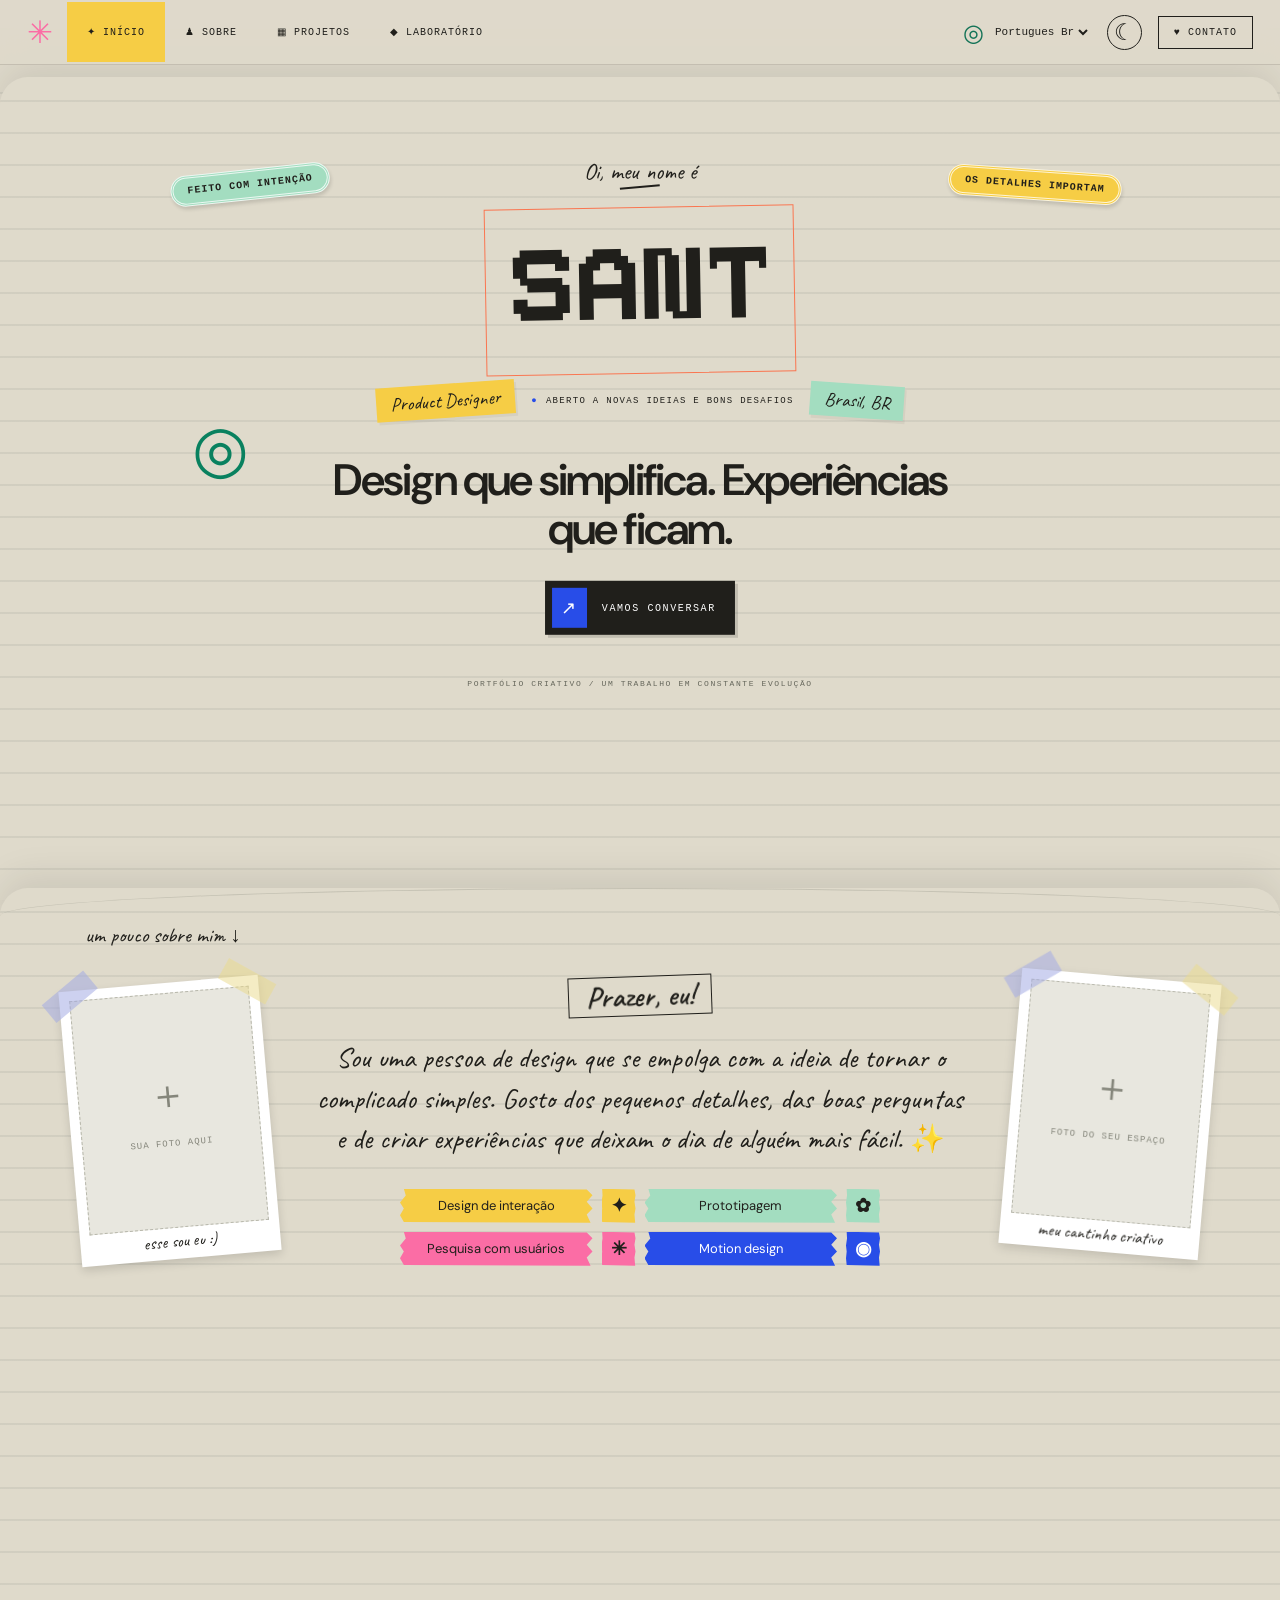
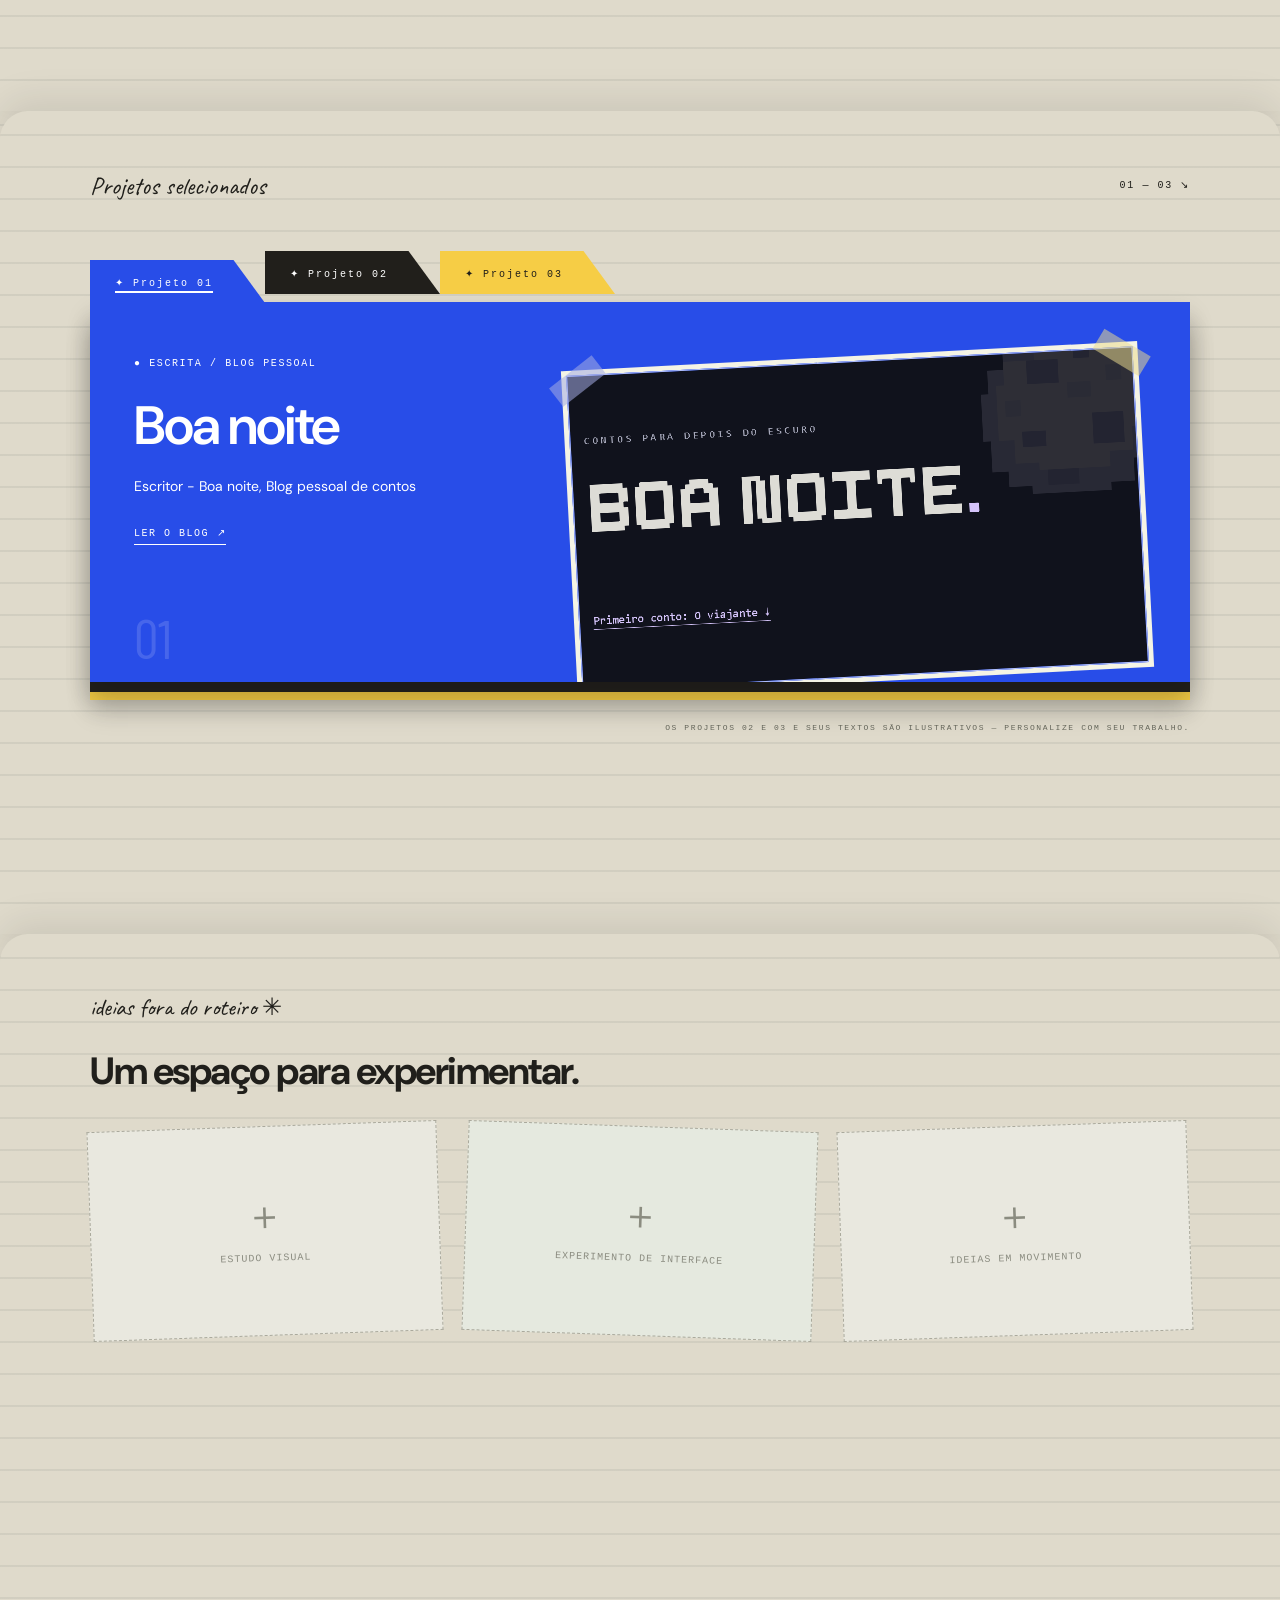
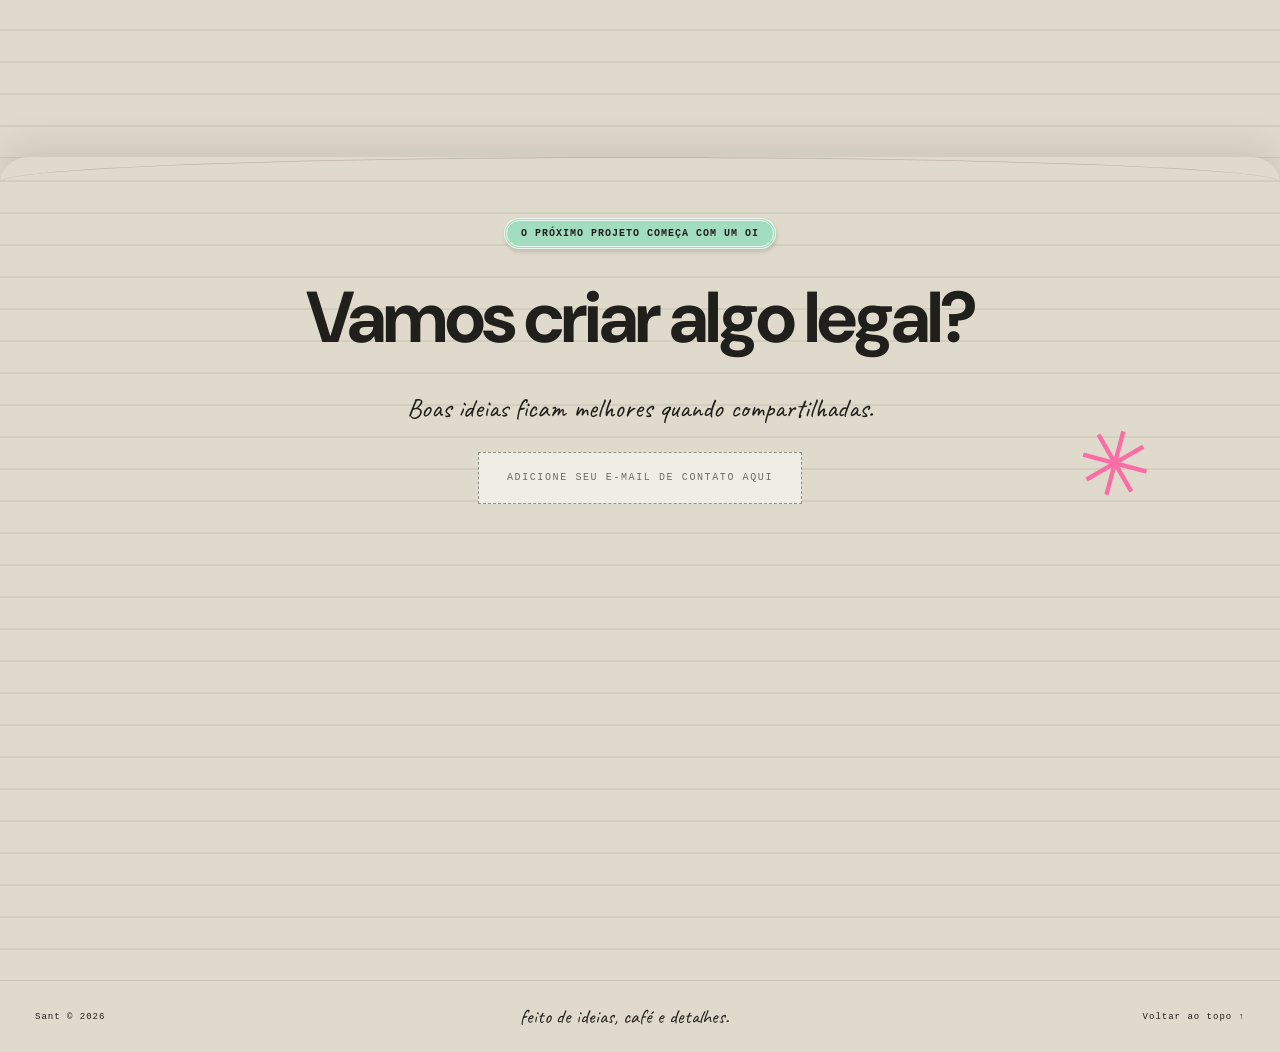
<file: index.html>
<!doctype html>
<html lang="pt-BR">
  <head>
    <meta charset="utf-8">
    <meta name="viewport" content="width=device-width,initial-scale=1">
    <meta name="description" content="Um portfólio de design com personalidade. Ideias, processos e projetos em um caderno aberto.">
    <title>Sant — Portfólio</title>
    <link rel="stylesheet" href="style.css">
  </head>
  <body>
    <!-- CABEÇALHO: navegação, idioma e tema -->
    <header>
      <a class="logo" href="#home" aria-label="Início">✳</a>
      <nav>
        <a class="active" href="#home" data-t="home"></a>
        <a href="#about" data-t="about"></a>
        <a href="#work" data-t="work"></a>
        <a href="#play" data-t="play"></a>
      </nav>
      <div class="header-end">
        <label class="language">
          <span aria-hidden="true">◎</span>
          <select id="language" aria-label="Idioma da página">
            <option value="pt-BR">Portugues Br</option>
            <option value="en">English</option>
            <option value="es">Español</option>
          </select>
        </label>
        <button class="theme-toggle" id="themeToggle" type="button" aria-label="Ativar tema escuro" aria-pressed="false">
          <span aria-hidden="true">☾</span>
        </button>
        <a class="contact-link" href="#contact" data-t="contact"></a>
      </div>
    </header>
    <main>
      <!-- INÍCIO: apresentação e nome principal -->
      <div class="section-layer">
        <section id="home" class="hero">
          <span class="sticker mint top-left" data-t="made"></span>
          <span class="sticker yellow top-right" data-t="details"></span>
          <p class="hand intro" data-t="nameIntro"></p>
          <!-- Nome definido em content.js → siteContent.name -->
          <h1 id="siteName">Sant</h1>
          <div class="name-notes">
            <span class="note yellow hand" data-t="role"></span>
            <span class="availability" data-t="available"></span>
            <span class="note mint hand" data-t="location"></span>
          </div>
          <span class="doodle target">◎</span>
          <h2 data-t="headline"></h2>
          <a class="button" href="#contact">
            <span>↗</span>
            <span data-t="talk"></span>
          </a>
          <p class="hero-foot mono" data-t="portfolio"></p>
        </section>
      </div>
      <!-- SOBRE: biografia, retrato e espaço de trabalho -->
      <div class="section-layer">
        <section id="about" class="about">
          <p class="section-note hand" data-t="aboutNote"></p>
          <div class="about-grid">
            <figure class="polaroid left">
              <div class="photo-placeholder" data-image="portrait">
                <span>＋</span>
                <small data-t="portrait"></small>
              </div>
              <figcaption class="hand" data-t="me"></figcaption>
            </figure>
            <div class="bio">
              <h2 class="hand" data-t="whatsup"></h2>
              <p class="hand bio-text" data-t="bio"></p>
              <div class="skills">
                <span class="yellow" data-t="skill1"></span>
                <b class="yellow">✦</b>
                <span class="mint" data-t="skill2"></span>
                <b class="mint">✿</b>
                <span class="pink" data-t="skill3"></span>
                <b class="pink">✳</b>
                <span class="blue" data-t="skill4"></span>
                <b class="blue">◉</b>
              </div>
            </div>
            <figure class="polaroid right">
              <div class="photo-placeholder" data-image="workspace">
                <span>＋</span>
                <small data-t="workspace"></small>
              </div>
              <figcaption class="hand" data-t="corner"></figcaption>
            </figure>
          </div>
        </section>
      </div>
      <!-- PROJETOS: capas, títulos e descrições -->
      <div class="section-layer">
        <section id="work" class="work">
          <div class="work-heading">
            <p class="hand" id="projectsHeading" data-t="selected"></p>
            <span class="mono">01 — 03 ↘</span>
          </div>
          <div class="folder-tabs" role="tablist" aria-labelledby="projectsHeading">
            <button type="button" id="projectTab1" class="project-tab blue" role="tab" aria-controls="project1" aria-selected="true" tabindex="0" data-tab="0" data-t="tab1"></button>
            <button type="button" id="projectTab2" class="project-tab " role="tab" aria-controls="project2" aria-selected="false" tabindex="-1" data-tab="1" data-t="tab2"></button>
            <button type="button" id="projectTab3" class="project-tab yellow" role="tab" aria-controls="project3" aria-selected="false" tabindex="-1" data-tab="2" data-t="tab3"></button>
          </div>
          <!-- As três pastas ocupam o mesmo espaço; a aba selecionada vem para a frente. -->
          <div class="project-stack">
            <article id="project1" role="tabpanel" aria-labelledby="projectTab1" tabindex="0" class="project blue">
              <div class="project-copy">
                <p class="mono" data-t="category1"></p>
                <h2 data-project-title="0">Boa noite</h2>
                <p data-t="desc1"></p>
                <a class="text-link" href="blog/index.html" data-project-link="0" data-t="readBlog">Ler o Blog ↗</a>
                <span class="project-number">01</span>
              </div>
              <div class="project-image">
                <div class="image-space" data-image="project1">
                  <span>＋</span>
                  <strong data-t="cover"></strong>
                  <small data-t="imageHint"></small>
                </div>
              </div>
            </article>
            <article id="project2" role="tabpanel" aria-labelledby="projectTab2" tabindex="0" class="project dark">
              <div class="project-copy">
                <p class="mono" data-t="category2"></p>
                <h2 data-project-title="1">Forge</h2>
                <p data-t="desc2"></p>
                <button class="text-link" data-project="1" data-t="view"></button>
                <span class="project-number">02</span>
              </div>
              <div class="project-image">
                <div class="image-space" data-image="project2">
                  <span>＋</span>
                  <strong data-t="cover"></strong>
                  <small data-t="imageHint"></small>
                </div>
              </div>
            </article>
            <article id="project3" role="tabpanel" aria-labelledby="projectTab3" tabindex="0" class="project yellow">
              <div class="project-copy">
                <p class="mono" data-t="category3"></p>
                <h2 data-project-title="2">Forma</h2>
                <p data-t="desc3"></p>
                <button class="text-link" data-project="2" data-t="view"></button>
                <span class="project-number">03</span>
              </div>
              <div class="project-image">
                <div class="image-space" data-image="project3">
                  <span>＋</span>
                  <strong data-t="cover"></strong>
                  <small data-t="imageHint"></small>
                </div>
              </div>
            </article>
          </div>
          <p class="demo-note mono" data-t="demo"></p>
        </section>
      </div>
      <!-- LABORATÓRIO: espaços para experimentos -->
      <div class="section-layer">
        <section id="play" class="play">
          <div>
            <p class="hand" data-t="offscript"></p>
            <h2 data-t="playTitle"></h2>
          </div>
          <div class="play-grid">
            <div class="mini-frame" data-image="experiment1">
              <span>＋</span>
              <p data-t="experiment1"></p>
            </div>
            <div class="mini-frame" data-image="experiment2">
              <span>＋</span>
              <p data-t="experiment2"></p>
            </div>
            <div class="mini-frame" data-image="experiment3">
              <span>＋</span>
              <p data-t="experiment3"></p>
            </div>
          </div>
        </section>
      </div>
      <!-- CONTATO -->
      <div class="section-layer">
        <section id="contact" class="contact">
          <span class="sticker mint" data-t="next"></span>
          <h2 data-t="contactTitle"></h2>
          <p class="hand" data-t="contactText"></p>
          <div class="email-placeholder mono" data-t="email"></div>
          <span class="contact-flower">✳</span>
        </section>
      </div>
    </main>
    <!-- RODAPÉ -->
    <footer>
      <a href="#home" id="copyright">Sant © 2026</a>
      <span class="hand" data-t="footer"></span>
      <a href="#home" data-t="back"></a>
    </footer>
    <!-- JANELA DE DETALHES DO PROJETO -->
    <dialog id="projectDialog">
      <button class="close" aria-label="Fechar">×</button>
      <p class="mono" data-t="caseStudy"></p>
      <h2 id="dialogTitle"></h2>
      <p id="dialogDescription"></p>
      <div class="dialog-placeholder" id="dialogImage">
        <span>＋</span>
        <p data-t="casePlaceholder"></p>
      </div>
      <p class="hand" data-t="caseNote"></p>
    </dialog>
    <!-- Carregue o conteúdo antes do código de funcionamento. -->
    <script src="content.js"></script>
    <script src="app.js"></script>
  </body>
</html>
</file>
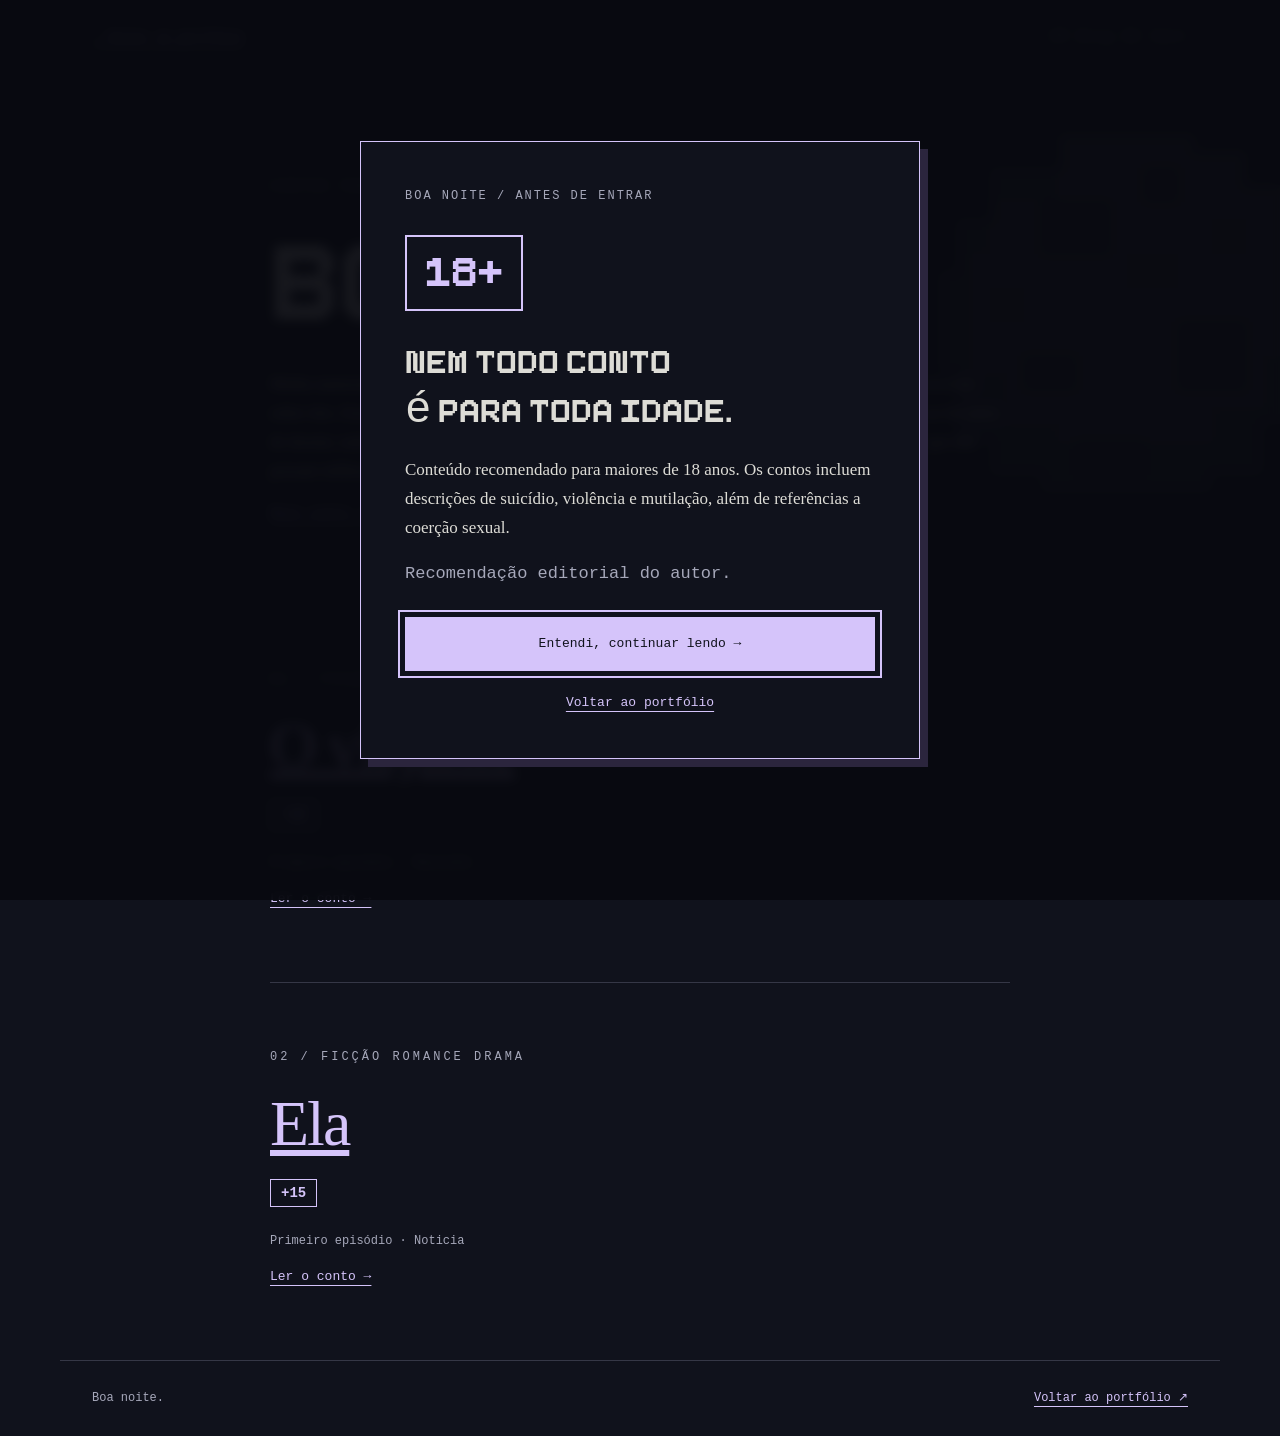
<file: blog/index.html>
<!doctype html>
<html lang="pt-BR">
  <head>
    <meta charset="utf-8">
    <meta name="viewport" content="width=device-width, initial-scale=1">
    <meta name="description" content="Boa noite — Blog pessoal de contos de Sant.">
    <title>Boa noite — Blog de contos</title>
    <link rel="stylesheet" href="blog.css">
  </head>
  <body id="topo">
    <!-- Lua decorativa desenhada em blocos, sem imagem externa. -->
    <svg class="moon" viewBox="0 0 24 24" aria-hidden="true" shape-rendering="crispEdges">
      <path fill="#b7b9cb" d="M8 1h8v1h3v2h2v3h1v3h1v5h-1v3h-2v3h-3v1H7v-1H4v-2H2v-4H1V9h1V6h2V3h4z"/>
      <path fill="#e0dfd6" d="M8 1h8v1h3v2h2v3h1v7h-2v3h-3v2H8v-1H5v-3H3V8h1V5h4z"/>
      <path fill="#9295af" d="M7 5h4v3H7zm8 7h4v4h-4zM6 14h3v2H6zm7-11h2v2h-2zM9 19h4v2H9z"/>
      <path fill="#c4c4ce" d="M12 8h3v2h-3zM4 10h2v2H4zm13-4h2v2h-2z"/>
    </svg>
    <header class="blog-header">
      <a href="../index.html#work">← Voltar ao portfólio</a>
      <span>UM Blog DE <span id="blogAuthor">Sant</span></span>
    </header>
    <main>
      <section class="blog-intro" aria-labelledby="blogTitle">
        <p class="eyebrow">CONTOS PARA DEPOIS DO ESCURO</p>
        <h1 id="blogTitle">Boa noite<span aria-hidden="true">.</span></h1>

        <!-- Descrição do Blog -->

        <p id="blogDescription" class="blog-description">Minha namorada sempre diz que meus sonhos parecem roteiros de filmes, então eu finalmente decidi escrever sobre eles. Este Blog é um espaço para compartilhar essas histórias. Peço por favor que tenha cuidado ao ler antes de dormir, tudo escrito aqui foi baseado em experiências reais, dentro de mim, e eu não posso garantir que não possam infiltrar em você tambem.</p>
        <a class="read-link" href="Ela/Ela.html">Novo conto: Ela →</a>
      </section>
      <article id="o-viajante" aria-labelledby="storyTitle">
        <header class="story-header">
          <p class="eyebrow">01 / FICÇÃO CIENTÍFICA MACABRA</p>
          <h2 id="storyTitle"><a href="O%20viajante/o-viajante.html">O viajante</a></h2>
          <p class="content-rating" aria-label="Recomendado para maiores de 18 anos">+18</p>
          <p class="story-status">Primeiro episódio · Rascunho</p>
        </header>
        <a class="read-link" href="O%20viajante/o-viajante.html">Ler o conto →</a>
      </article>

      <article id="Ela" aria-labelledby="storyTitle">
        <header class="story-header">
          <p class="eyebrow">02 / FICÇÃO ROMANCE DRAMA</p>
          <h2 id="storyTitle"><a href="Ela/Ela.html">Ela</a></h2>
          <p class="content-rating" aria-label="Recomendado para maiores de 15 anos">+15</p>
          <p class="story-status">Primeiro episódio · Noticia</p>
        </header>
        <a class="read-link" href="Ela/Ela.html">Ler o conto →</a>
      </article>

    </main>
    <footer>Boa noite. <a href="../index.html#work">Voltar ao portfólio ↗</a></footer>
    <!-- Aviso editorial apresentado a cada abertura do Blog. -->
    <dialog id="ageNotice" class="age-notice" aria-labelledby="ageNoticeTitle" aria-describedby="ageNoticeDescription">
      <p class="eyebrow">BOA NOITE / ANTES DE ENTRAR</p>
      <span class="age-badge" aria-label="18 anos ou mais">18+</span>
      <h2 id="ageNoticeTitle">Nem todo conto<br>é para toda idade.</h2>
      <p id="ageNoticeDescription">Conteúdo recomendado para maiores de 18 anos. Os contos incluem descrições de suicídio, violência e mutilação, além de referências a coerção sexual.</p>
      <p class="age-note">Recomendação editorial do autor.</p>
      <div class="age-actions">
        <button id="continueReading" type="button" autofocus>Entendi, continuar lendo →</button>
        <a href="../index.html#work">Voltar ao portfólio</a>
      </div>
    </dialog>
    <script src="../content.js"></script>
    <script src="blog.js"></script>
  </body>
</html>
</file>
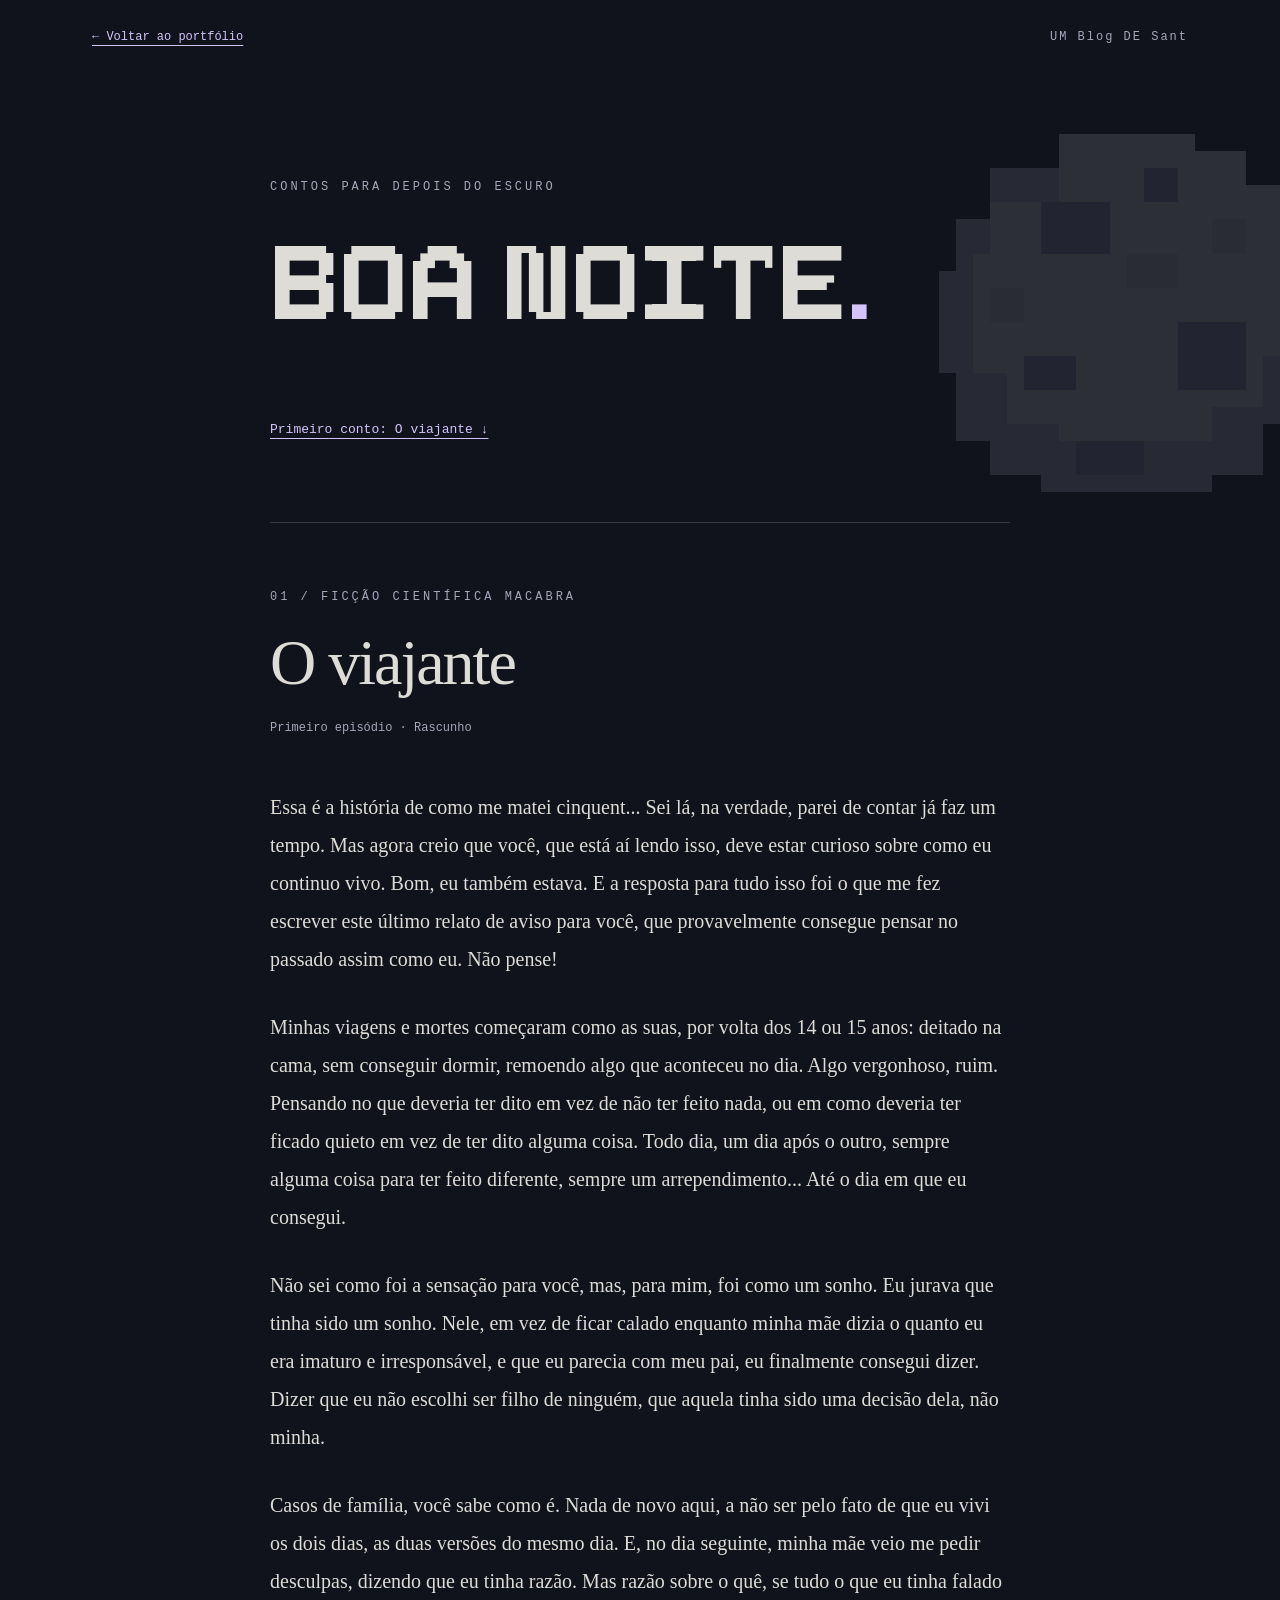
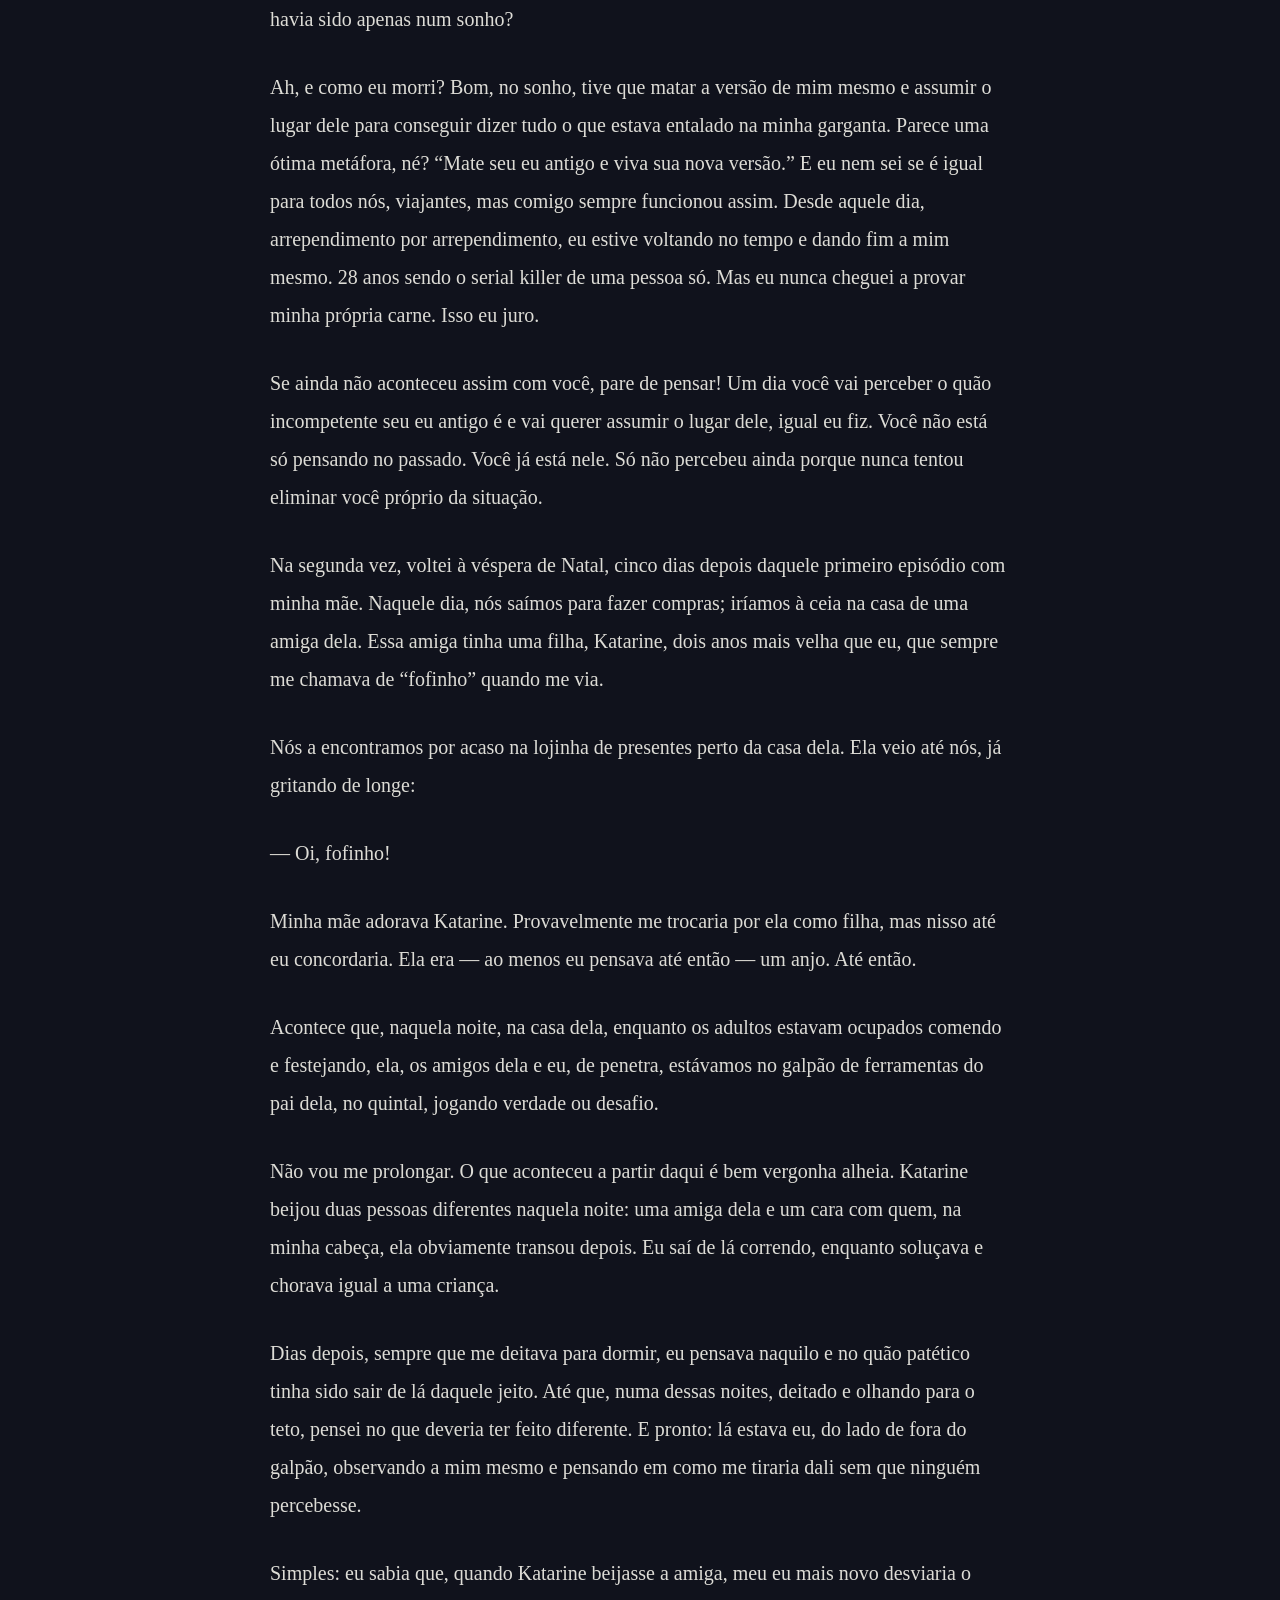
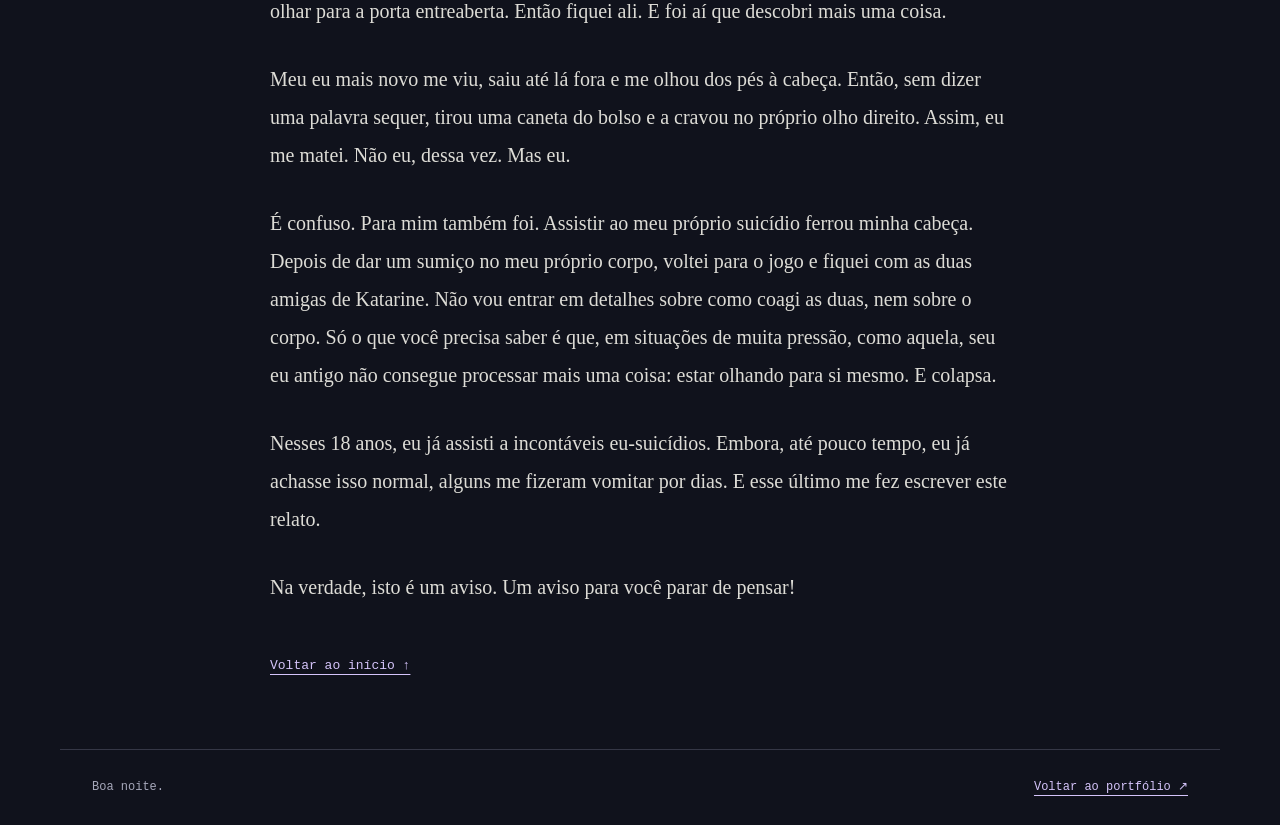
<file: boa-noite.html>
<!doctype html>
<html lang="pt-BR">
  <head>
    <meta charset="utf-8">
    <meta name="viewport" content="width=device-width, initial-scale=1">
    <meta name="description" content="Boa noite — Blog pessoal de contos de Sant.">
    <title>Boa noite — O viajante</title>
    <link rel="stylesheet" href="blog.css">
  </head>
  <body id="topo">
    <!-- Lua decorativa desenhada em blocos, sem imagem externa. -->
    <svg class="moon" viewBox="0 0 24 24" aria-hidden="true" shape-rendering="crispEdges">
      <path fill="#b7b9cb" d="M8 1h8v1h3v2h2v3h1v3h1v5h-1v3h-2v3h-3v1H7v-1H4v-2H2v-4H1V9h1V6h2V3h4z"/>
      <path fill="#e0dfd6" d="M8 1h8v1h3v2h2v3h1v7h-2v3h-3v2H8v-1H5v-3H3V8h1V5h4z"/>
      <path fill="#9295af" d="M7 5h4v3H7zm8 7h4v4h-4zM6 14h3v2H6zm7-11h2v2h-2zM9 19h4v2H9z"/>
      <path fill="#c4c4ce" d="M12 8h3v2h-3zM4 10h2v2H4zm13-4h2v2h-2z"/>
    </svg>
    <header class="blog-header">
      <a href="index.html#work">← Voltar ao portfólio</a>
      <span>UM Blog DE <span id="blogAuthor">Sant</span></span>
    </header>
    <main>
      <section class="blog-intro" aria-labelledby="blogTitle">
        <p class="eyebrow">CONTOS PARA DEPOIS DO ESCURO</p>
        <h1 id="blogTitle">Boa noite<span aria-hidden="true">.</span></h1>
        <!-- Descrição do Blog: escreva seu texto dentro do parágrafo abaixo. -->
        <p id="blogDescription" class="blog-description"></p>
        <a class="read-link" href="#o-viajante">Primeiro conto: O viajante ↓</a>
      </section>
      <article id="o-viajante" aria-labelledby="storyTitle">
        <header class="story-header">
          <p class="eyebrow">01 / FICÇÃO CIENTÍFICA MACABRA</p>
          <h2 id="storyTitle">O viajante</h2>
          <p class="story-status">Primeiro episódio · Rascunho</p>
        </header>
        <div class="story-body">
          <p>Essa é a história de como me matei cinquent... Sei lá, na verdade, parei de contar já faz um tempo. Mas agora creio que você, que está aí lendo isso, deve estar curioso sobre como eu continuo vivo. Bom, eu também estava. E a resposta para tudo isso foi o que me fez escrever este último relato de aviso para você, que provavelmente consegue pensar no passado assim como eu. Não pense!</p>
          <p>Minhas viagens e mortes começaram como as suas, por volta dos 14 ou 15 anos: deitado na cama, sem conseguir dormir, remoendo algo que aconteceu no dia. Algo vergonhoso, ruim. Pensando no que deveria ter dito em vez de não ter feito nada, ou em como deveria ter ficado quieto em vez de ter dito alguma coisa. Todo dia, um dia após o outro, sempre alguma coisa para ter feito diferente, sempre um arrependimento... Até o dia em que eu consegui.</p>
          <p>Não sei como foi a sensação para você, mas, para mim, foi como um sonho. Eu jurava que tinha sido um sonho. Nele, em vez de ficar calado enquanto minha mãe dizia o quanto eu era imaturo e irresponsável, e que eu parecia com meu pai, eu finalmente consegui dizer. Dizer que eu não escolhi ser filho de ninguém, que aquela tinha sido uma decisão dela, não minha.</p>
          <p>Casos de família, você sabe como é. Nada de novo aqui, a não ser pelo fato de que eu vivi os dois dias, as duas versões do mesmo dia. E, no dia seguinte, minha mãe veio me pedir desculpas, dizendo que eu tinha razão. Mas razão sobre o quê, se tudo o que eu tinha falado havia sido apenas num sonho?</p>
          <p>Ah, e como eu morri? Bom, no sonho, tive que matar a versão de mim mesmo e assumir o lugar dele para conseguir dizer tudo o que estava entalado na minha garganta. Parece uma ótima metáfora, né? “Mate seu eu antigo e viva sua nova versão.” E eu nem sei se é igual para todos nós, viajantes, mas comigo sempre funcionou assim. Desde aquele dia, arrependimento por arrependimento, eu estive voltando no tempo e dando fim a mim mesmo. 28 anos sendo o serial killer de uma pessoa só. Mas eu nunca cheguei a provar minha própria carne. Isso eu juro.</p>
          <p>Se ainda não aconteceu assim com você, pare de pensar! Um dia você vai perceber o quão incompetente seu eu antigo é e vai querer assumir o lugar dele, igual eu fiz. Você não está só pensando no passado. Você já está nele. Só não percebeu ainda porque nunca tentou eliminar você próprio da situação.</p>
          <p>Na segunda vez, voltei à véspera de Natal, cinco dias depois daquele primeiro episódio com minha mãe. Naquele dia, nós saímos para fazer compras; iríamos à ceia na casa de uma amiga dela. Essa amiga tinha uma filha, Katarine, dois anos mais velha que eu, que sempre me chamava de “fofinho” quando me via.</p>
          <p>Nós a encontramos por acaso na lojinha de presentes perto da casa dela. Ela veio até nós, já gritando de longe:</p>
          <p>— Oi, fofinho!</p>
          <p>Minha mãe adorava Katarine. Provavelmente me trocaria por ela como filha, mas nisso até eu concordaria. Ela era — ao menos eu pensava até então — um anjo. Até então.</p>
          <p>Acontece que, naquela noite, na casa dela, enquanto os adultos estavam ocupados comendo e festejando, ela, os amigos dela e eu, de penetra, estávamos no galpão de ferramentas do pai dela, no quintal, jogando verdade ou desafio.</p>
          <p>Não vou me prolongar. O que aconteceu a partir daqui é bem vergonha alheia. Katarine beijou duas pessoas diferentes naquela noite: uma amiga dela e um cara com quem, na minha cabeça, ela obviamente transou depois. Eu saí de lá correndo, enquanto soluçava e chorava igual a uma criança.</p>
          <p>Dias depois, sempre que me deitava para dormir, eu pensava naquilo e no quão patético tinha sido sair de lá daquele jeito. Até que, numa dessas noites, deitado e olhando para o teto, pensei no que deveria ter feito diferente. E pronto: lá estava eu, do lado de fora do galpão, observando a mim mesmo e pensando em como me tiraria dali sem que ninguém percebesse.</p>
          <p>Simples: eu sabia que, quando Katarine beijasse a amiga, meu eu mais novo desviaria o olhar para a porta entreaberta. Então fiquei ali. E foi aí que descobri mais uma coisa.</p>
          <p>Meu eu mais novo me viu, saiu até lá fora e me olhou dos pés à cabeça. Então, sem dizer uma palavra sequer, tirou uma caneta do bolso e a cravou no próprio olho direito. Assim, eu me matei. Não eu, dessa vez. Mas eu.</p>
          <p>É confuso. Para mim também foi. Assistir ao meu próprio suicídio ferrou minha cabeça. Depois de dar um sumiço no meu próprio corpo, voltei para o jogo e fiquei com as duas amigas de Katarine. Não vou entrar em detalhes sobre como coagi as duas, nem sobre o corpo. Só o que você precisa saber é que, em situações de muita pressão, como aquela, seu eu antigo não consegue processar mais uma coisa: estar olhando para si mesmo. E colapsa.</p>
          <p>Nesses 18 anos, eu já assisti a incontáveis eu-suicídios. Embora, até pouco tempo, eu já achasse isso normal, alguns me fizeram vomitar por dias. E esse último me fez escrever este relato.</p>
          <p>Na verdade, isto é um aviso. Um aviso para você parar de pensar!</p>
        </div>
        <a class="read-link" href="#topo">Voltar ao início ↑</a>
      </article>
    </main>
    <footer>Boa noite. <a href="index.html#work">Voltar ao portfólio ↗</a></footer>
    <script src="content.js"></script>
    <script>
      document.getElementById('blogAuthor').textContent = siteContent.name;
    </script>
  </body>
</html>
</file>
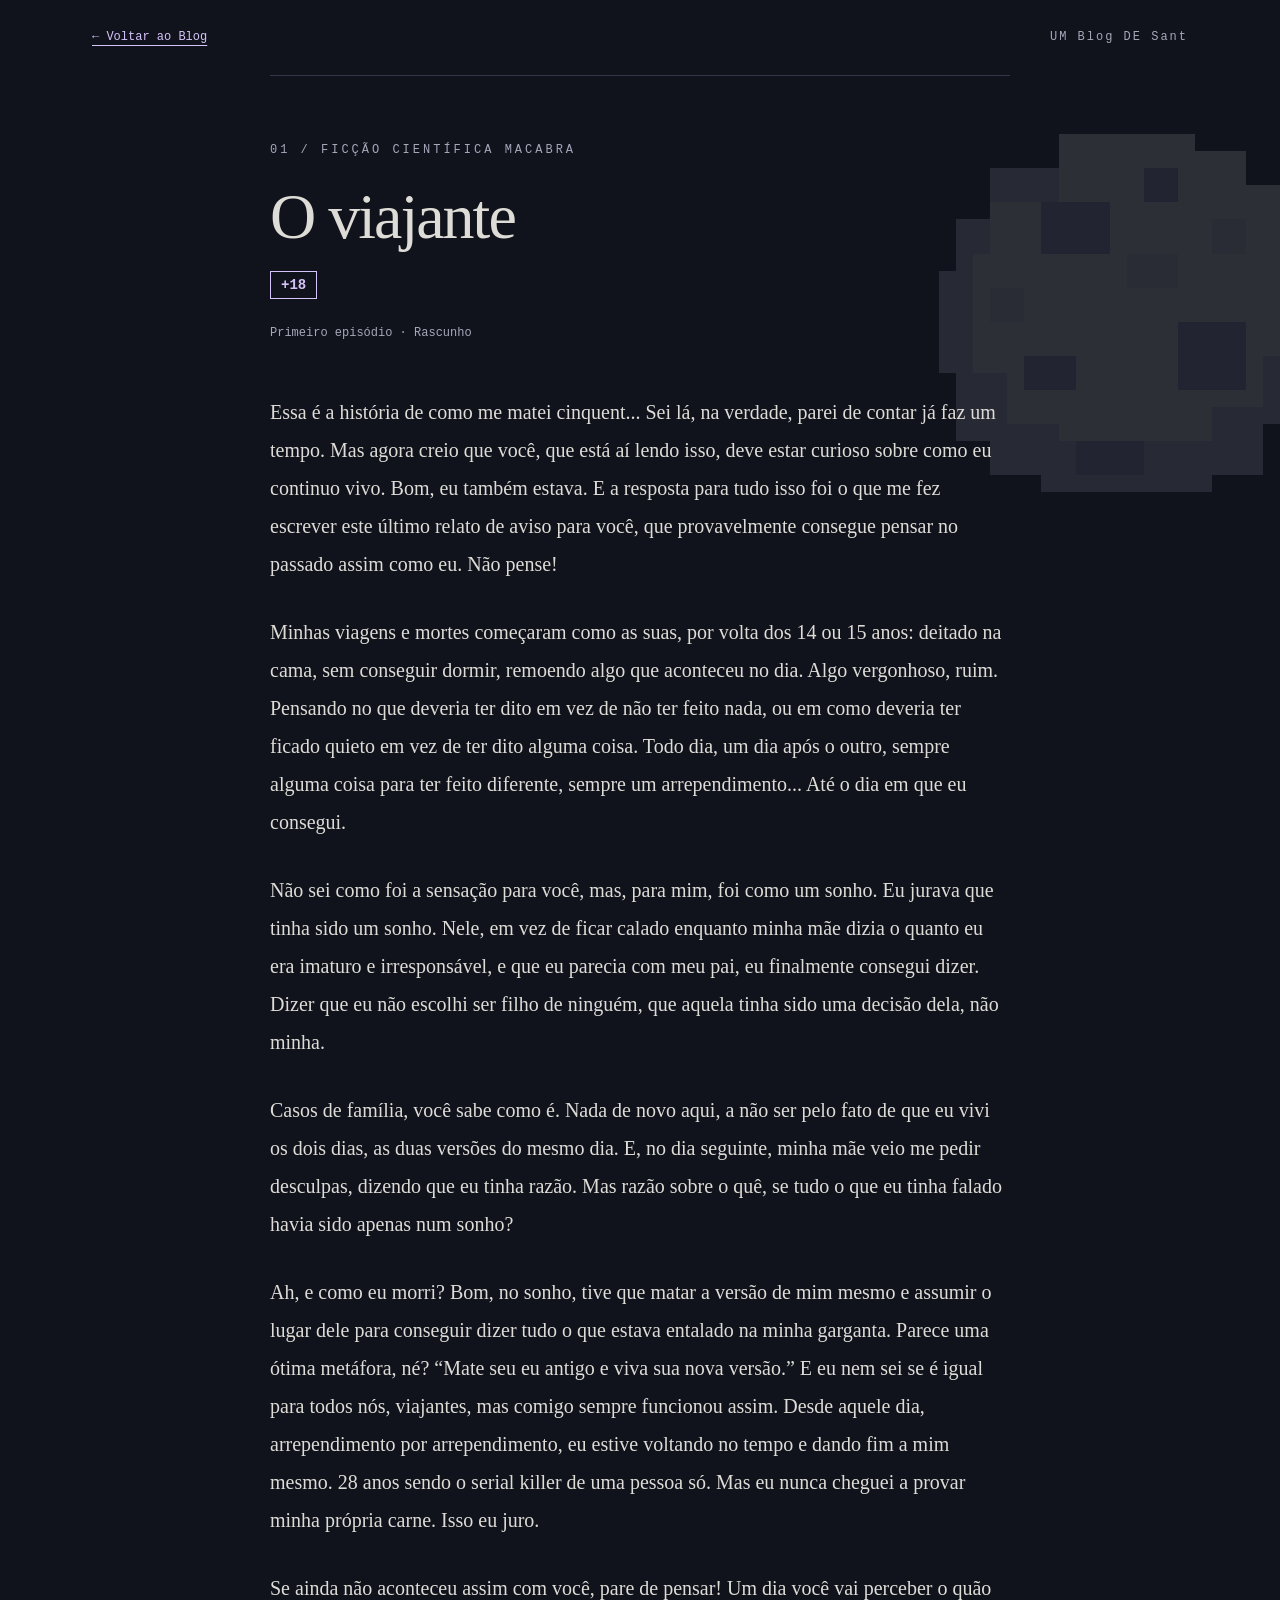
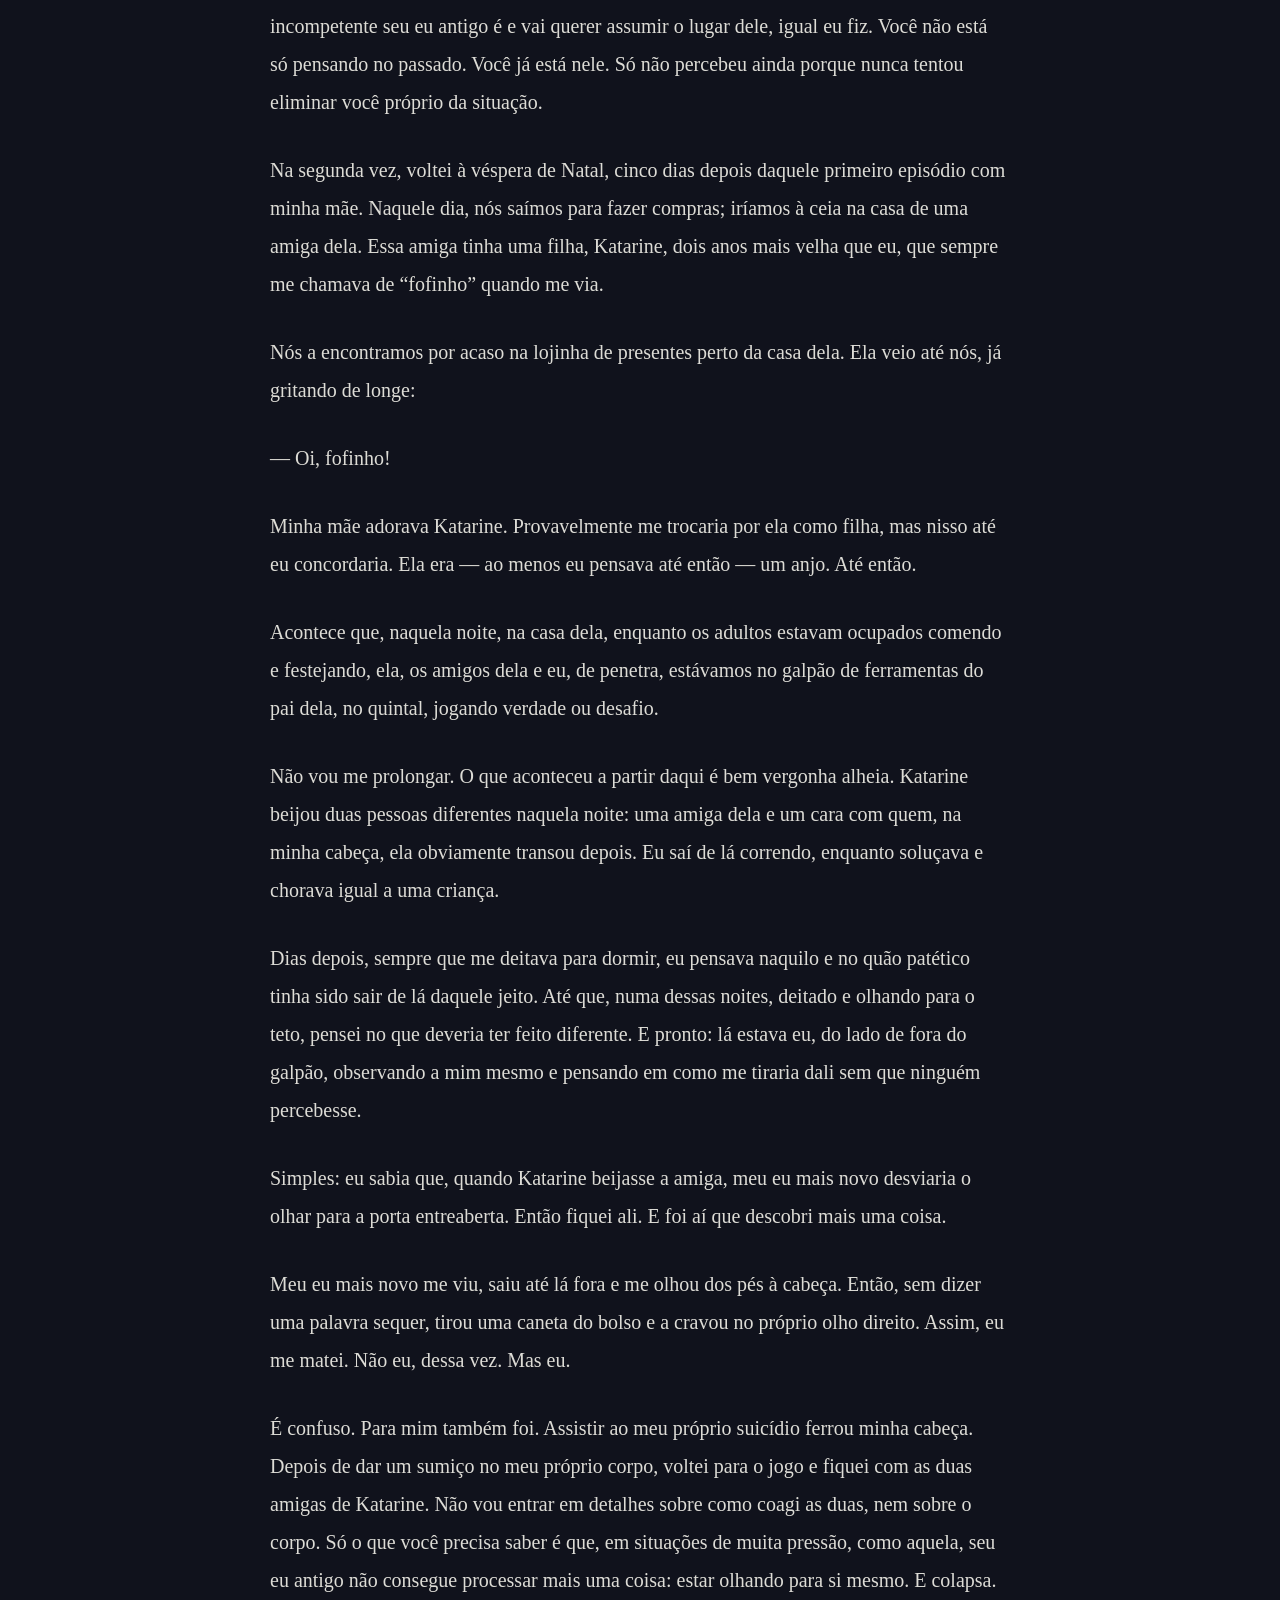
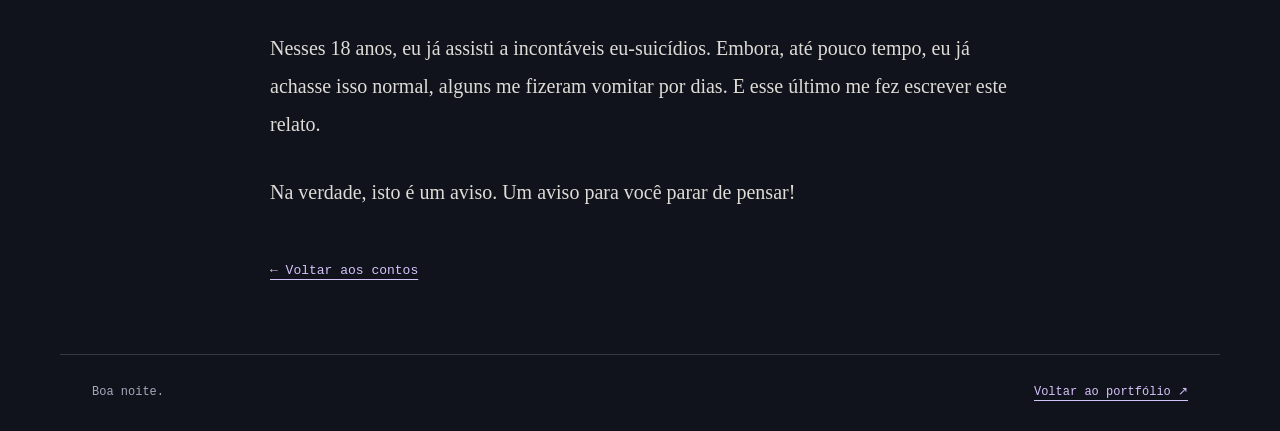
<file: blog/o-viajante.html>
<!doctype html>
<html lang="pt-BR">
  <head>
    <meta charset="utf-8">
    <meta name="viewport" content="width=device-width, initial-scale=1">
    <meta name="description" content="O viajante — primeiro conto de ficção científica macabra do Blog Boa noite.">
    <title>Boa noite — O viajante</title>
    <link rel="stylesheet" href="blog.css">
  </head>
  <body id="topo">
    <!-- Lua decorativa desenhada em blocos, sem imagem externa. -->
    <svg class="moon" viewBox="0 0 24 24" aria-hidden="true" shape-rendering="crispEdges">
      <path fill="#b7b9cb" d="M8 1h8v1h3v2h2v3h1v3h1v5h-1v3h-2v3h-3v1H7v-1H4v-2H2v-4H1V9h1V6h2V3h4z"/>
      <path fill="#e0dfd6" d="M8 1h8v1h3v2h2v3h1v7h-2v3h-3v2H8v-1H5v-3H3V8h1V5h4z"/>
      <path fill="#9295af" d="M7 5h4v3H7zm8 7h4v4h-4zM6 14h3v2H6zm7-11h2v2h-2zM9 19h4v2H9z"/>
      <path fill="#c4c4ce" d="M12 8h3v2h-3zM4 10h2v2H4zm13-4h2v2h-2z"/>
    </svg>
    <header class="blog-header">
      <a href="index.html?origem=conto">← Voltar ao Blog</a>
      <span>UM Blog DE <span id="blogAuthor">Sant</span></span>
    </header>
    <main>
      <article id="o-viajante" aria-labelledby="storyTitle">
        <header class="story-header">
          <p class="eyebrow">01 / FICÇÃO CIENTÍFICA MACABRA</p>
          <h1 id="storyTitle" class="story-title" tabindex="-1">O viajante</h1>
          <p class="content-rating" aria-label="Recomendado para maiores de 18 anos">+18</p>
          <p class="story-status">Primeiro episódio · Rascunho</p>
        </header>
        <div class="story-body">
          <p>Essa é a história de como me matei cinquent... Sei lá, na verdade, parei de contar já faz um tempo. Mas agora creio que você, que está aí lendo isso, deve estar curioso sobre como eu continuo vivo. Bom, eu também estava. E a resposta para tudo isso foi o que me fez escrever este último relato de aviso para você, que provavelmente consegue pensar no passado assim como eu. Não pense!</p>
          <p>Minhas viagens e mortes começaram como as suas, por volta dos 14 ou 15 anos: deitado na cama, sem conseguir dormir, remoendo algo que aconteceu no dia. Algo vergonhoso, ruim. Pensando no que deveria ter dito em vez de não ter feito nada, ou em como deveria ter ficado quieto em vez de ter dito alguma coisa. Todo dia, um dia após o outro, sempre alguma coisa para ter feito diferente, sempre um arrependimento... Até o dia em que eu consegui.</p>
          <p>Não sei como foi a sensação para você, mas, para mim, foi como um sonho. Eu jurava que tinha sido um sonho. Nele, em vez de ficar calado enquanto minha mãe dizia o quanto eu era imaturo e irresponsável, e que eu parecia com meu pai, eu finalmente consegui dizer. Dizer que eu não escolhi ser filho de ninguém, que aquela tinha sido uma decisão dela, não minha.</p>
          <p>Casos de família, você sabe como é. Nada de novo aqui, a não ser pelo fato de que eu vivi os dois dias, as duas versões do mesmo dia. E, no dia seguinte, minha mãe veio me pedir desculpas, dizendo que eu tinha razão. Mas razão sobre o quê, se tudo o que eu tinha falado havia sido apenas num sonho?</p>
          <p>Ah, e como eu morri? Bom, no sonho, tive que matar a versão de mim mesmo e assumir o lugar dele para conseguir dizer tudo o que estava entalado na minha garganta. Parece uma ótima metáfora, né? “Mate seu eu antigo e viva sua nova versão.” E eu nem sei se é igual para todos nós, viajantes, mas comigo sempre funcionou assim. Desde aquele dia, arrependimento por arrependimento, eu estive voltando no tempo e dando fim a mim mesmo. 28 anos sendo o serial killer de uma pessoa só. Mas eu nunca cheguei a provar minha própria carne. Isso eu juro.</p>
          <p>Se ainda não aconteceu assim com você, pare de pensar! Um dia você vai perceber o quão incompetente seu eu antigo é e vai querer assumir o lugar dele, igual eu fiz. Você não está só pensando no passado. Você já está nele. Só não percebeu ainda porque nunca tentou eliminar você próprio da situação.</p>
          <p>Na segunda vez, voltei à véspera de Natal, cinco dias depois daquele primeiro episódio com minha mãe. Naquele dia, nós saímos para fazer compras; iríamos à ceia na casa de uma amiga dela. Essa amiga tinha uma filha, Katarine, dois anos mais velha que eu, que sempre me chamava de “fofinho” quando me via.</p>
          <p>Nós a encontramos por acaso na lojinha de presentes perto da casa dela. Ela veio até nós, já gritando de longe:</p>
          <p>— Oi, fofinho!</p>
          <p>Minha mãe adorava Katarine. Provavelmente me trocaria por ela como filha, mas nisso até eu concordaria. Ela era — ao menos eu pensava até então — um anjo. Até então.</p>
          <p>Acontece que, naquela noite, na casa dela, enquanto os adultos estavam ocupados comendo e festejando, ela, os amigos dela e eu, de penetra, estávamos no galpão de ferramentas do pai dela, no quintal, jogando verdade ou desafio.</p>
          <p>Não vou me prolongar. O que aconteceu a partir daqui é bem vergonha alheia. Katarine beijou duas pessoas diferentes naquela noite: uma amiga dela e um cara com quem, na minha cabeça, ela obviamente transou depois. Eu saí de lá correndo, enquanto soluçava e chorava igual a uma criança.</p>
          <p>Dias depois, sempre que me deitava para dormir, eu pensava naquilo e no quão patético tinha sido sair de lá daquele jeito. Até que, numa dessas noites, deitado e olhando para o teto, pensei no que deveria ter feito diferente. E pronto: lá estava eu, do lado de fora do galpão, observando a mim mesmo e pensando em como me tiraria dali sem que ninguém percebesse.</p>
          <p>Simples: eu sabia que, quando Katarine beijasse a amiga, meu eu mais novo desviaria o olhar para a porta entreaberta. Então fiquei ali. E foi aí que descobri mais uma coisa.</p>
          <p>Meu eu mais novo me viu, saiu até lá fora e me olhou dos pés à cabeça. Então, sem dizer uma palavra sequer, tirou uma caneta do bolso e a cravou no próprio olho direito. Assim, eu me matei. Não eu, dessa vez. Mas eu.</p>
          <p>É confuso. Para mim também foi. Assistir ao meu próprio suicídio ferrou minha cabeça. Depois de dar um sumiço no meu próprio corpo, voltei para o jogo e fiquei com as duas amigas de Katarine. Não vou entrar em detalhes sobre como coagi as duas, nem sobre o corpo. Só o que você precisa saber é que, em situações de muita pressão, como aquela, seu eu antigo não consegue processar mais uma coisa: estar olhando para si mesmo. E colapsa.</p>
          <p>Nesses 18 anos, eu já assisti a incontáveis eu-suicídios. Embora, até pouco tempo, eu já achasse isso normal, alguns me fizeram vomitar por dias. E esse último me fez escrever este relato.</p>
          <p>Na verdade, isto é um aviso. Um aviso para você parar de pensar!</p>
        </div>
        <a class="read-link" href="index.html?origem=conto">← Voltar aos contos</a>
      </article>
    </main>
    <footer>Boa noite. <a href="../index.html#work">Voltar ao portfólio ↗</a></footer>
    <script src="../content.js"></script>
    <script src="blog.js"></script>
  </body>
</html>
</file>
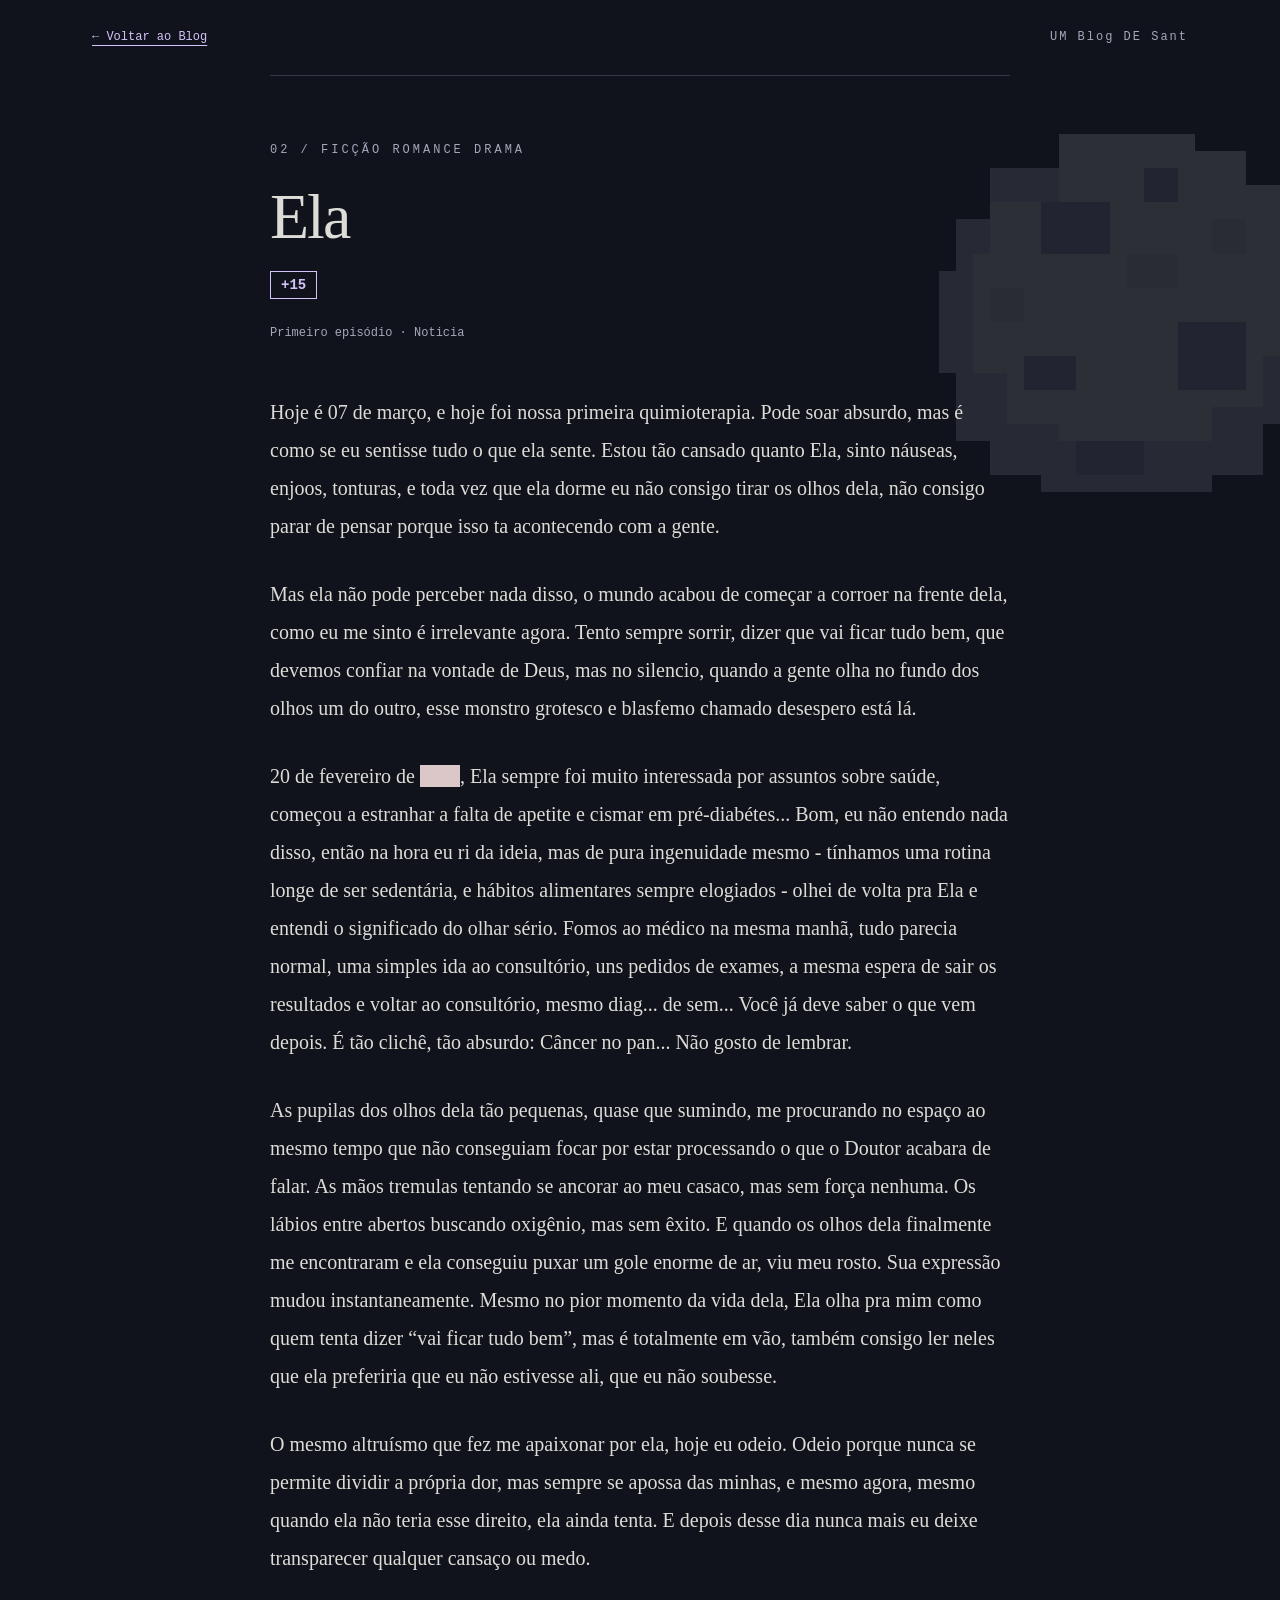
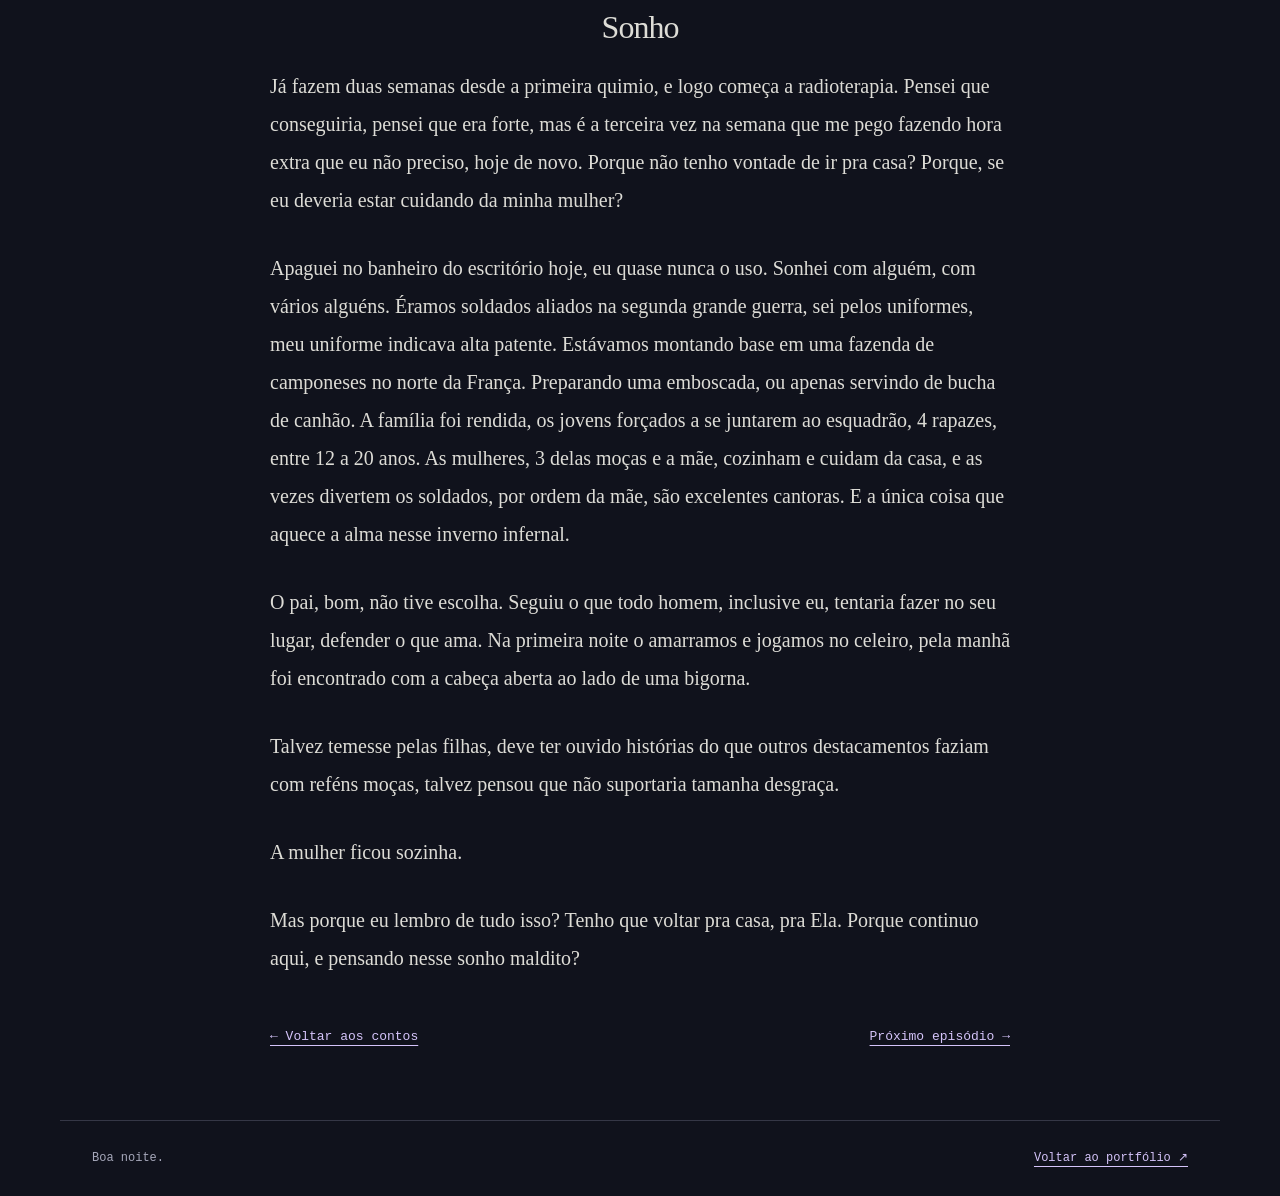
<file: blog/Ela/Ela.html>
<!doctype html>
<html lang="pt-BR">
  <head>
    <meta charset="utf-8">
    <meta name="viewport" content="width=device-width, initial-scale=1">
    <meta name="description" content="O viajante — primeiro conto de ficção científica macabra do Blog Boa noite.">
    <title>Boa noite — Ela</title>
    <link rel="stylesheet" href="../blog.css">
  </head>
  <body id="topo">
    <!-- Lua decorativa desenhada em blocos, sem imagem externa. -->
    <svg class="moon" viewBox="0 0 24 24" aria-hidden="true" shape-rendering="crispEdges">
      <path fill="#b7b9cb" d="M8 1h8v1h3v2h2v3h1v3h1v5h-1v3h-2v3h-3v1H7v-1H4v-2H2v-4H1V9h1V6h2V3h4z"/>
      <path fill="#e0dfd6" d="M8 1h8v1h3v2h2v3h1v7h-2v3h-3v2H8v-1H5v-3H3V8h1V5h4z"/>
      <path fill="#9295af" d="M7 5h4v3H7zm8 7h4v4h-4zM6 14h3v2H6zm7-11h2v2h-2zM9 19h4v2H9z"/>
      <path fill="#c4c4ce" d="M12 8h3v2h-3zM4 10h2v2H4zm13-4h2v2h-2z"/>
    </svg>
    <header class="blog-header">
      <a href="../index.html?origem=conto">← Voltar ao Blog</a>
      <span>UM Blog DE <span id="blogAuthor">Sant</span></span>
    </header>
    <main>
      <article id="o-viajante" aria-labelledby="storyTitle">
        <header class="story-header">
          <p class="eyebrow">02 / FICÇÃO ROMANCE DRAMA</p>
          <h1 id="storyTitle" class="story-title" tabindex="-1">Ela</h1>
          <p class="content-rating" aria-label="Recomendado para maiores de 15 anos">+15</p>
          <p class="story-status">Primeiro episódio · Noticia</p>
        </header>
        <div class="story-body">
          <p>Hoje é 07 de março, e hoje foi nossa primeira quimioterapia. Pode soar absurdo, mas é como se eu sentisse tudo o que ela sente. Estou tão cansado quanto Ela, sinto náuseas, enjoos, tonturas, e toda vez que ela dorme eu não consigo tirar os olhos dela, não consigo parar de pensar porque isso ta acontecendo com a gente.</p>

          <p>Mas ela não pode perceber nada disso, o mundo acabou de começar a corroer na frente dela, como eu me sinto é irrelevante agora. Tento sempre sorrir, dizer que vai ficar tudo bem, que devemos confiar na vontade de Deus, mas no silencio, quando a gente olha no fundo dos olhos um do outro, esse monstro grotesco e blasfemo chamado desespero está lá.</p>

          <p>20 de fevereiro de <span class="censurado">2028</span>, Ela sempre foi muito interessada por assuntos sobre saúde, começou a estranhar a falta de apetite e cismar em pré-diabétes... Bom, eu não entendo nada disso, então na hora eu ri da ideia, mas de pura ingenuidade mesmo - tínhamos uma rotina longe de ser sedentária, e hábitos alimentares sempre elogiados - olhei de volta pra Ela e entendi o significado do olhar sério. Fomos ao médico na mesma manhã, tudo parecia normal, uma simples ida ao consultório, uns pedidos de exames, a mesma espera de sair os resultados e voltar ao consultório, mesmo diag... de sem... 
          Você já deve saber o que vem depois. É tão clichê, tão absurdo: Câncer no pan... Não gosto de lembrar.</p>
          <p>As pupilas dos olhos dela tão pequenas, quase que sumindo, me procurando no espaço ao mesmo tempo que não conseguiam focar por estar processando o que o Doutor acabara de falar. As mãos tremulas tentando se ancorar ao meu casaco, mas sem força nenhuma. Os lábios entre abertos buscando oxigênio, mas sem êxito. E quando os olhos dela finalmente me encontraram e ela conseguiu puxar um gole enorme de ar, viu meu rosto. Sua expressão mudou instantaneamente. Mesmo no pior momento da vida dela, Ela olha pra mim como quem tenta dizer “vai ficar tudo bem”, mas é totalmente em vão, também consigo ler neles que ela preferiria que eu não estivesse ali, que eu não soubesse.</p>
          <p>O mesmo altruísmo que fez me apaixonar por ela, hoje eu odeio. Odeio porque nunca se permite dividir a própria dor, mas sempre se apossa das minhas, e mesmo agora, mesmo quando ela não teria esse direito, ela ainda tenta.
          E depois desse dia nunca mais eu deixe transparecer qualquer cansaço ou medo.</p>

          <h2 class="capitulo-style">Sonho</h2>

          <p>Já fazem duas semanas desde a primeira quimio, e logo começa a radioterapia. Pensei que conseguiria, pensei que era forte, mas é a terceira vez na semana que me pego fazendo hora extra que eu não preciso, hoje de novo. Porque não tenho vontade de ir pra casa? Porque, se eu deveria estar cuidando da minha mulher?</p>
          <p>Apaguei no banheiro do escritório hoje, eu quase nunca o uso. Sonhei com alguém, com vários alguéns. Éramos soldados aliados na segunda grande guerra, sei pelos uniformes, meu uniforme indicava alta patente. Estávamos montando base em uma fazenda de camponeses no norte da França. Preparando uma emboscada, ou apenas servindo de bucha de canhão.  A família foi rendida, os jovens forçados a se juntarem ao esquadrão, 4 rapazes, entre 12 a 20 anos. As mulheres, 3 delas moças e a mãe, cozinham e cuidam da casa, e as vezes divertem os soldados, por ordem da mãe, são excelentes cantoras. E a única coisa que aquece a alma nesse inverno infernal.</p>
          <p>O pai, bom, não tive escolha. Seguiu o que todo homem, inclusive eu, tentaria fazer no seu lugar, defender o que ama. Na primeira noite o amarramos e jogamos no celeiro, pela manhã foi encontrado com a cabeça aberta ao lado de uma bigorna.</p>
          <p>Talvez temesse pelas filhas, deve ter ouvido histórias do que outros destacamentos faziam com reféns moças, talvez pensou que não suportaria tamanha desgraça.</p>
          <p>A mulher ficou sozinha.</p>
          <p>Mas porque eu lembro de tudo isso? Tenho que voltar pra casa, pra Ela. Porque continuo aqui, e pensando nesse sonho maldito?</p>
        </div>
        <nav class="chapter-navigation" aria-label="Navegação dos capítulos">
          <a class="read-link" href="../index.html?origem=conto">← Voltar aos contos</a>
          <a class="read-link read-link-next" href="Pagina%20de%20apelo.html">Próximo episódio →</a>
        </nav>
      </article>
    </main>
    <footer>Boa noite. <a href="../../index.html#work">Voltar ao portfólio ↗</a></footer>
    <script src="../../content.js"></script>
    <script src="../blog.js"></script>
  </body>
</html>
</file>
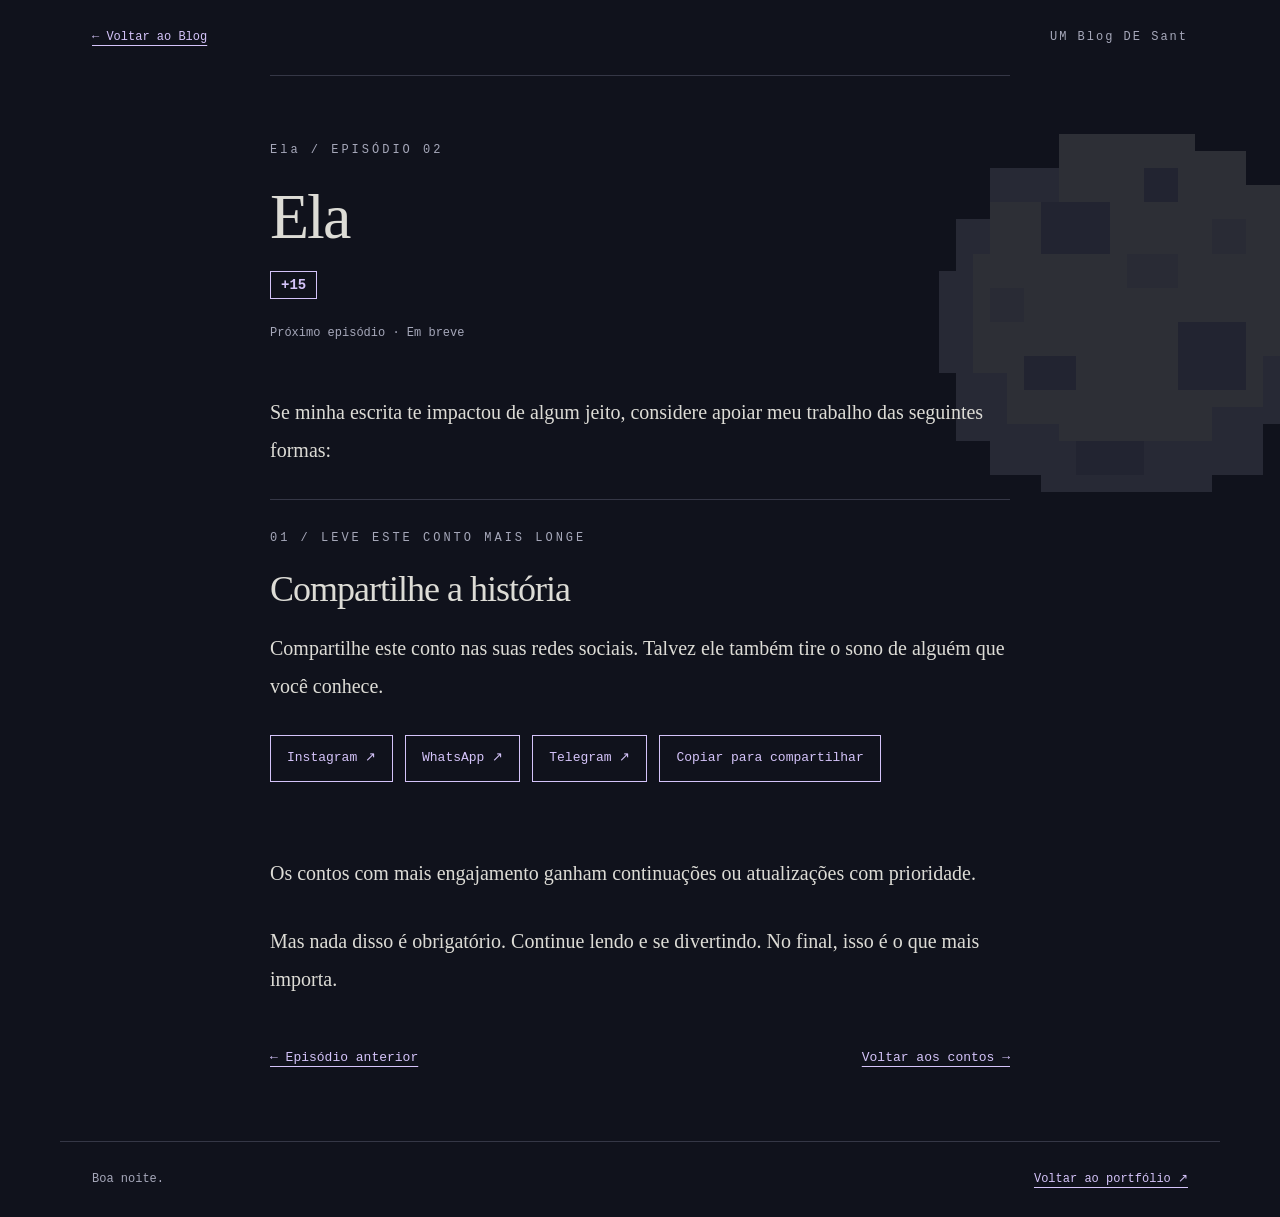
<file: blog/Ela/Pagina de apelo.html>
<!doctype html>
<html lang="pt-BR">
  <head>
    <meta charset="utf-8">
    <meta name="viewport" content="width=device-width, initial-scale=1">
    <meta name="description" content="Ela: próximo episódio e formas de apoiar a escrita do Blog Boa noite.">
    <title>Ela — Episódio 02 · Boa noite</title>
    <link rel="stylesheet" href="../blog.css">
  </head>
  <body id="topo">
    <!-- Lua decorativa desenhada em blocos, sem imagem externa. -->
    <svg class="moon" viewBox="0 0 24 24" aria-hidden="true" shape-rendering="crispEdges">
      <path fill="#b7b9cb" d="M8 1h8v1h3v2h2v3h1v3h1v5h-1v3h-2v3h-3v1H7v-1H4v-2H2v-4H1V9h1V6h2V3h4z"/>
      <path fill="#e0dfd6" d="M8 1h8v1h3v2h2v3h1v7h-2v3h-3v2H8v-1H5v-3H3V8h1V5h4z"/>
      <path fill="#9295af" d="M7 5h4v3H7zm8 7h4v4h-4zM6 14h3v2H6zm7-11h2v2h-2zM9 19h4v2H9z"/>
      <path fill="#c4c4ce" d="M12 8h3v2h-3zM4 10h2v2H4zm13-4h2v2h-2z"/>
    </svg>
    <header class="blog-header">
      <a href="../index.html?origem=conto">← Voltar ao Blog</a>
      <span>UM Blog DE <span id="blogAuthor">Sant</span></span>
    </header>
    <main>
      <article aria-labelledby="storyTitle" class="support-page">
        <header class="story-header">
          <p class="eyebrow">Ela / EPISÓDIO 02</p>
          <h1 id="storyTitle" class="story-title" tabindex="-1">Ela</h1>
          <p class="content-rating" aria-label="Recomendado para maiores de 15 anos">+15</p>
          <p class="story-status">Próximo episódio · Em breve</p>
        </header>
        <!-- Substitua este pedido pelo novo episódio quando estiver pronto. -->
        <div class="story-body support-copy">
          <p>Se minha escrita te impactou de algum jeito, considere apoiar meu trabalho das seguintes formas:</p>
          <section class="support-option" aria-labelledby="shareTitle">
            <p class="eyebrow">01 / LEVE ESTE CONTO MAIS LONGE</p>
            <h2 id="shareTitle">Compartilhe a história</h2>
            <p>Compartilhe este conto nas suas redes sociais. Talvez ele também tire o sono de alguém que você conhece.</p>
            <div class="share-actions">
              <a id="shareInstagram" href="https://www.instagram.com/" target="_blank" rel="noopener noreferrer">Instagram ↗</a>
              <a id="shareWhatsapp" href="https://wa.me/" target="_blank" rel="noopener noreferrer">WhatsApp ↗</a>
              <a id="shareTelegram" href="https://t.me/share/url" target="_blank" rel="noopener noreferrer">Telegram ↗</a>
              <div class="share-last-action">
                <button type="button" id="copyStory">Copiar para compartilhar</button>
                <!-- Contador temporariamente desativado: <span id="shareCount" class="share-count" role="status">0 compartilhamentos</span> -->
              </div>
            </div>
            <p id="shareStatus" class="support-status" role="status"></p>
            <textarea id="shareFallback" aria-label="Texto para copiar e compartilhar" readonly hidden></textarea>
          </section>

          <!-- <section class="support-option" aria-labelledby="donateTitle">
            <p class="eyebrow">02 / APOIE A ESCRITA</p>
            <h2 id="donateTitle">Doe qualquer valor</h2>
            <p>Se puder e quiser, uma doação de qualquer valor também ajuda a manter essas histórias vivas.</p>
            <div class="pix-area">

              Quando tiver o arquivo, troque este espaço por uma imagem com alt="QR code para doação via Pix".

              <div class="pix-placeholder"><span aria-hidden="true">＋</span><span>QR code Pix</span><small>Em breve</small></div>
              <div><p class="eyebrow">CHAVE PIX</p><p class="pix-key">Em breve</p></div>
            </div>
          </section> -->
          
          <p>Os contos com mais engajamento ganham continuações ou atualizações com prioridade.</p>
          <p>Mas nada disso é obrigatório. Continue lendo e se divertindo. No final, isso é o que mais importa.</p>
        </div>

        <nav class="chapter-navigation" aria-label="Navegação dos capítulos">
          <a class="read-link" href="Ela.html">← Episódio anterior</a>
          <a class="read-link read-link-next" href="../index.html?origem=conto">Voltar aos contos →</a>
        </nav>
      </article>
    </main>
    <footer>Boa noite. <a href="../../index.html#work">Voltar ao portfólio ↗</a></footer>
    <script src="../../content.js"></script>
    <script src="../blog.js"></script>
    <script src="../apoio.js"></script>
  </body>
</html>
</file>
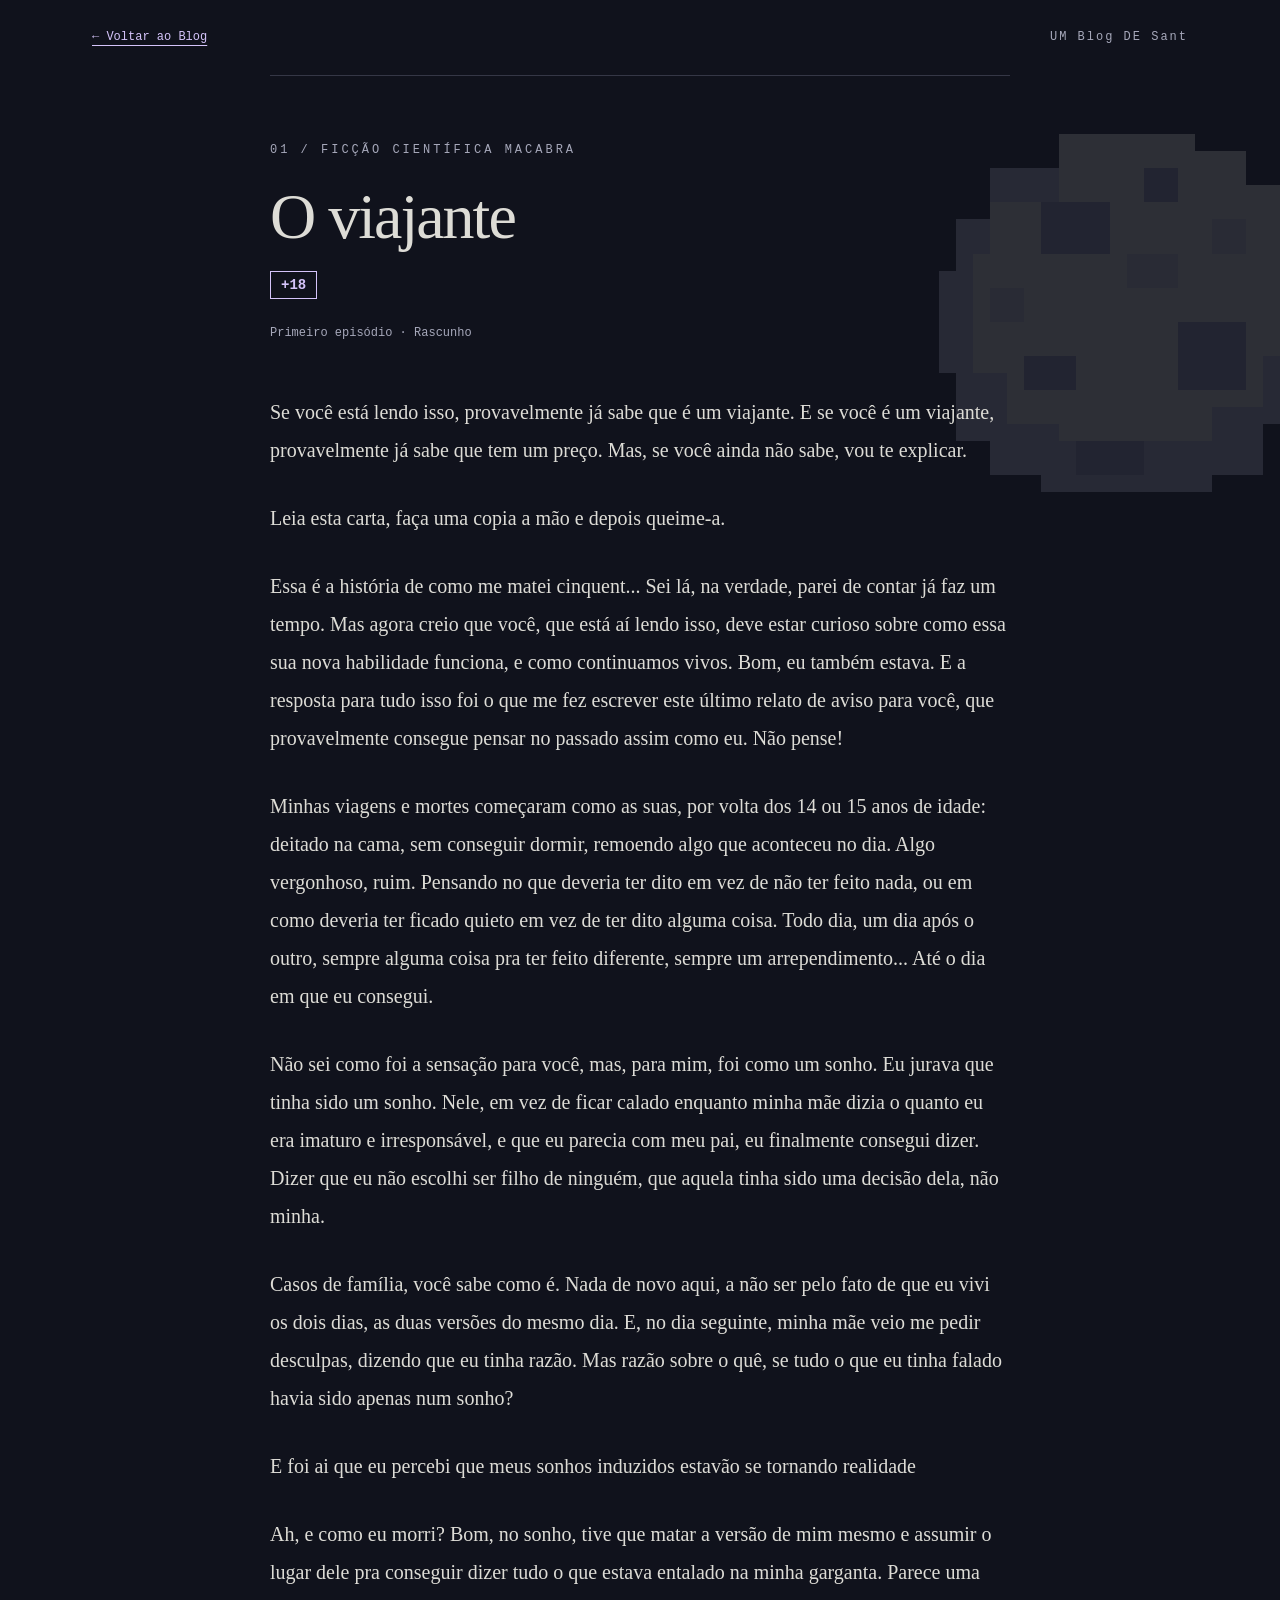
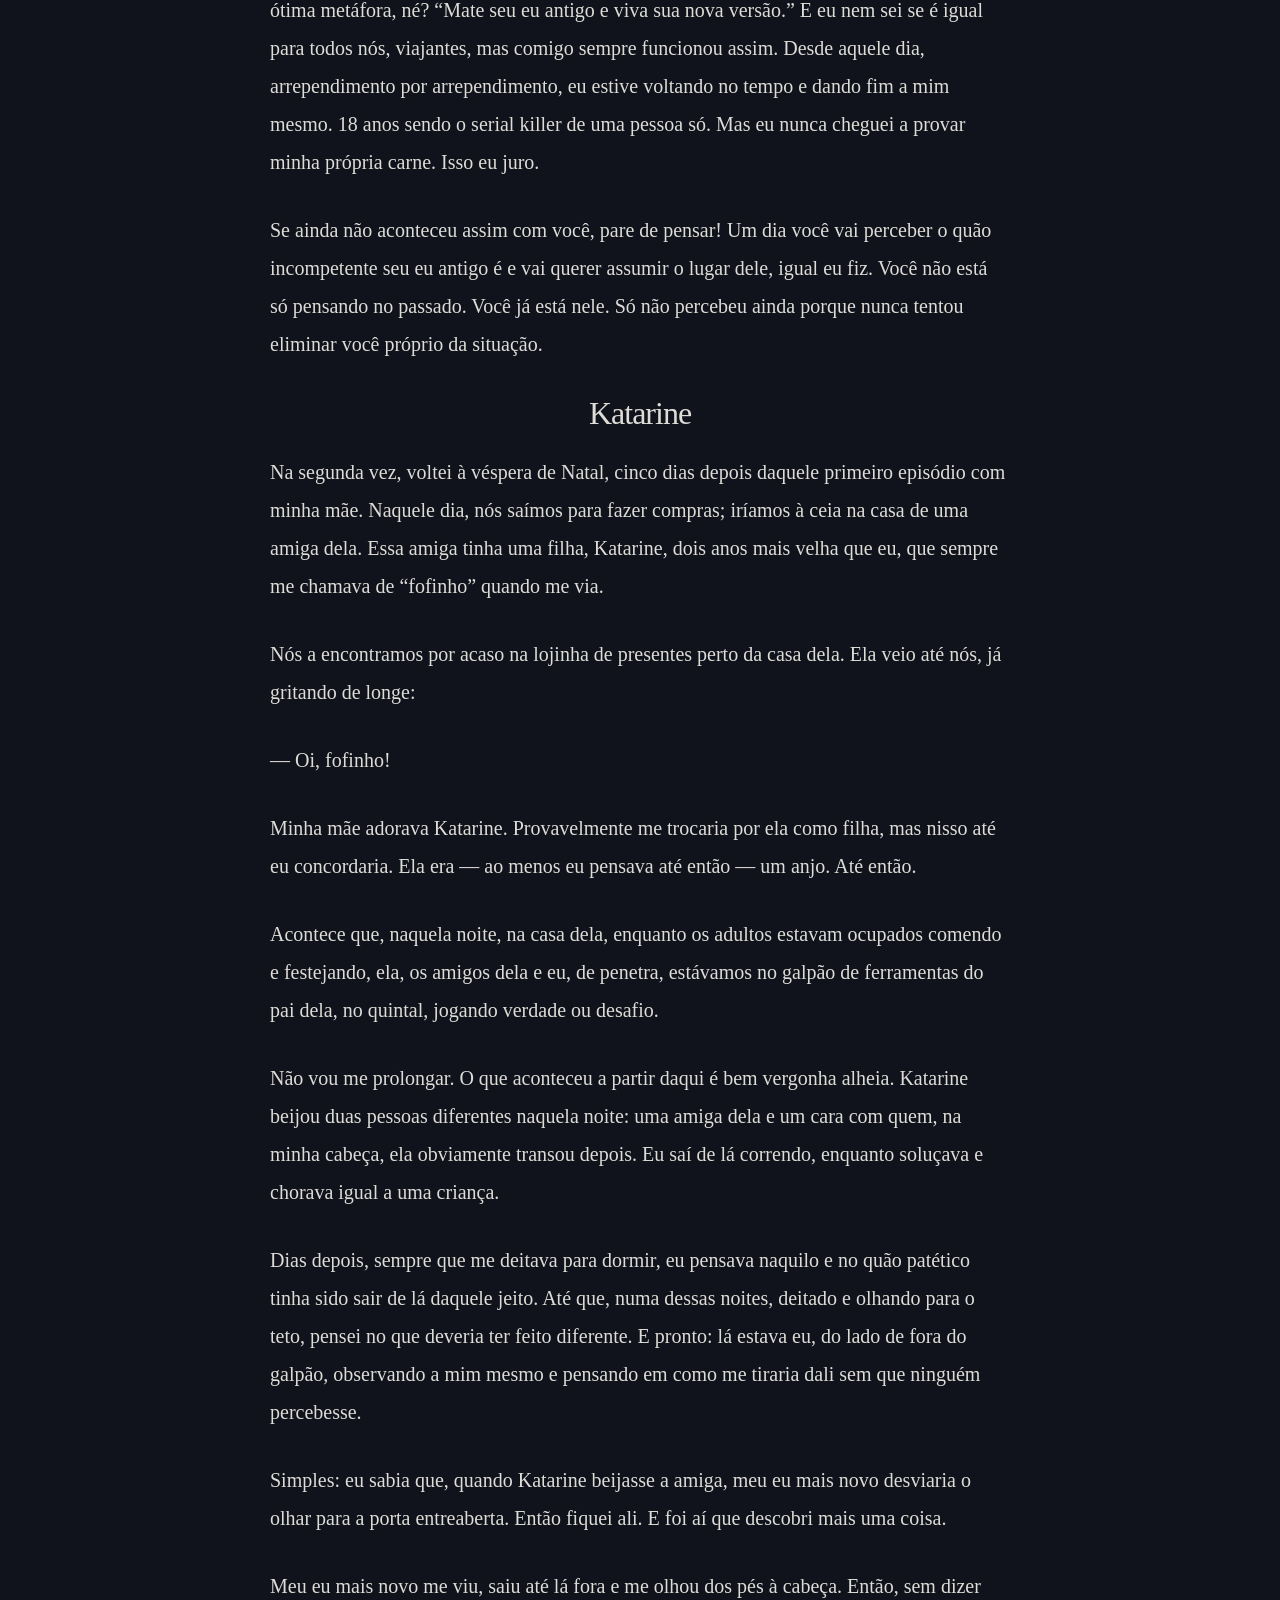
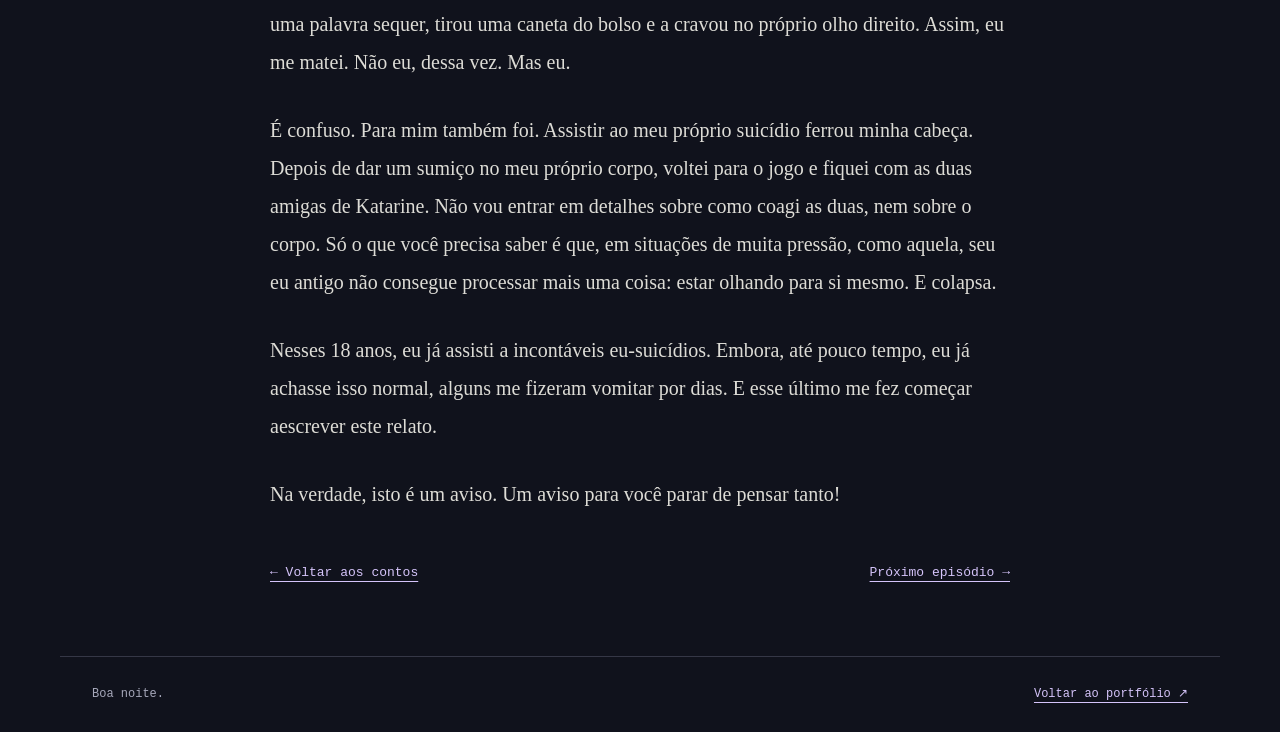
<file: blog/O viajante/o-viajante.html>
<!doctype html>
<html lang="pt-BR">
  <head>
    <meta charset="utf-8">
    <meta name="viewport" content="width=device-width, initial-scale=1">
    <meta name="description" content="O viajante — primeiro conto de ficção científica macabra do Blog Boa noite.">
    <title>Boa noite — O viajante</title>
    <link rel="stylesheet" href="../blog.css">
  </head>
  <body id="topo">
    <!-- Lua decorativa desenhada em blocos, sem imagem externa. -->
    <svg class="moon" viewBox="0 0 24 24" aria-hidden="true" shape-rendering="crispEdges">
      <path fill="#b7b9cb" d="M8 1h8v1h3v2h2v3h1v3h1v5h-1v3h-2v3h-3v1H7v-1H4v-2H2v-4H1V9h1V6h2V3h4z"/>
      <path fill="#e0dfd6" d="M8 1h8v1h3v2h2v3h1v7h-2v3h-3v2H8v-1H5v-3H3V8h1V5h4z"/>
      <path fill="#9295af" d="M7 5h4v3H7zm8 7h4v4h-4zM6 14h3v2H6zm7-11h2v2h-2zM9 19h4v2H9z"/>
      <path fill="#c4c4ce" d="M12 8h3v2h-3zM4 10h2v2H4zm13-4h2v2h-2z"/>
    </svg>
    <header class="blog-header">
      <a href="../index.html?origem=conto">← Voltar ao Blog</a>
      <span>UM Blog DE <span id="blogAuthor">Sant</span></span>
    </header>
    <main>
      <article id="o-viajante" aria-labelledby="storyTitle">
        <header class="story-header">
          <p class="eyebrow">01 / FICÇÃO CIENTÍFICA MACABRA</p>
          <h1 id="storyTitle" class="story-title" tabindex="-1">O viajante</h1>
          <p class="content-rating" aria-label="Recomendado para maiores de 18 anos">+18</p>
          <p class="story-status">Primeiro episódio · Rascunho</p>
        </header>
        <div class="story-body">
          <p>Se você está lendo isso, provavelmente já sabe que é um viajante. E se você é um viajante, provavelmente já sabe que tem um preço. Mas, se você ainda não sabe, vou te explicar.</p>
          <p>Leia esta carta, faça uma copia a mão e depois queime-a.</p>
          <p>Essa é a história de como me matei cinquent... Sei lá, na verdade, parei de contar já faz um tempo. Mas agora creio que você, que está aí lendo isso, deve estar curioso sobre como essa sua nova habilidade funciona, e como continuamos vivos. Bom, eu também estava. E a resposta para tudo isso foi o que me fez escrever este último relato de aviso para você, que provavelmente consegue pensar no passado assim como eu. Não pense!</p>
          <p>Minhas viagens e mortes começaram como as suas, por volta dos 14 ou 15 anos de idade: deitado na cama, sem conseguir dormir, remoendo algo que aconteceu no dia. Algo vergonhoso, ruim. Pensando no que deveria ter dito em vez de não ter feito nada, ou em como deveria ter ficado quieto em vez de ter dito alguma coisa. Todo dia, um dia após o outro, sempre alguma coisa pra ter feito diferente, sempre um arrependimento... Até o dia em que eu consegui.</p>
          <p>Não sei como foi a sensação para você, mas, para mim, foi como um sonho. Eu jurava que tinha sido um sonho. Nele, em vez de ficar calado enquanto minha mãe dizia o quanto eu era imaturo e irresponsável, e que eu parecia com meu pai, eu finalmente consegui dizer. Dizer que eu não escolhi ser filho de ninguém, que aquela tinha sido uma decisão dela, não minha.</p>
          <p>Casos de família, você sabe como é. Nada de novo aqui, a não ser pelo fato de que eu vivi os dois dias, as duas versões do mesmo dia. E, no dia seguinte, minha mãe veio me pedir desculpas, dizendo que eu tinha razão. Mas razão sobre o quê, se tudo o que eu tinha falado havia sido apenas num sonho?</p>
          <p>E foi ai que eu percebi que meus sonhos induzidos estavão se tornando realidade</p>
          <p>Ah, e como eu morri? Bom, no sonho, tive que matar a versão de mim mesmo e assumir o lugar dele pra conseguir dizer tudo o que estava entalado na minha garganta. Parece uma ótima metáfora, né? “Mate seu eu antigo e viva sua nova versão.” E eu nem sei se é igual para todos nós, viajantes, mas comigo sempre funcionou assim. Desde aquele dia, arrependimento por arrependimento, eu estive voltando no tempo e dando fim a mim mesmo. 18 anos sendo o serial killer de uma pessoa só. Mas eu nunca cheguei a provar minha própria carne. Isso eu juro.</p>
          <p>Se ainda não aconteceu assim com você, pare de pensar! Um dia você vai perceber o quão incompetente seu eu antigo é e vai querer assumir o lugar dele, igual eu fiz. Você não está só pensando no passado. Você já está nele. Só não percebeu ainda porque nunca tentou eliminar você próprio da situação.</p>

          <h2 class="capitulo-style">Katarine</h2>
          <p>Na segunda vez, voltei à véspera de Natal, cinco dias depois daquele primeiro episódio com minha mãe. Naquele dia, nós saímos para fazer compras; iríamos à ceia na casa de uma amiga dela. Essa amiga tinha uma filha, Katarine, dois anos mais velha que eu, que sempre me chamava de “fofinho” quando me via.</p>
          <p>Nós a encontramos por acaso na lojinha de presentes perto da casa dela. Ela veio até nós, já gritando de longe:</p>
          <p>— Oi, fofinho!</p>
          <p>Minha mãe adorava Katarine. Provavelmente me trocaria por ela como filha, mas nisso até eu concordaria. Ela era — ao menos eu pensava até então — um anjo. Até então.</p>
          <p>Acontece que, naquela noite, na casa dela, enquanto os adultos estavam ocupados comendo e festejando, ela, os amigos dela e eu, de penetra, estávamos no galpão de ferramentas do pai dela, no quintal, jogando verdade ou desafio.</p>
          <p>Não vou me prolongar. O que aconteceu a partir daqui é bem vergonha alheia. Katarine beijou duas pessoas diferentes naquela noite: uma amiga dela e um cara com quem, na minha cabeça, ela obviamente transou depois. Eu saí de lá correndo, enquanto soluçava e chorava igual a uma criança.</p>
          <p>Dias depois, sempre que me deitava para dormir, eu pensava naquilo e no quão patético tinha sido sair de lá daquele jeito. Até que, numa dessas noites, deitado e olhando para o teto, pensei no que deveria ter feito diferente. E pronto: lá estava eu, do lado de fora do galpão, observando a mim mesmo e pensando em como me tiraria dali sem que ninguém percebesse.</p>
          <p>Simples: eu sabia que, quando Katarine beijasse a amiga, meu eu mais novo desviaria o olhar para a porta entreaberta. Então fiquei ali. E foi aí que descobri mais uma coisa.</p>
          <p>Meu eu mais novo me viu, saiu até lá fora e me olhou dos pés à cabeça. Então, sem dizer uma palavra sequer, tirou uma caneta do bolso e a cravou no próprio olho direito. Assim, eu me matei. Não eu, dessa vez. Mas eu.</p>
          <p>É confuso. Para mim também foi. Assistir ao meu próprio suicídio ferrou minha cabeça. Depois de dar um sumiço no meu próprio corpo, voltei para o jogo e fiquei com as duas amigas de Katarine. Não vou entrar em detalhes sobre como coagi as duas, nem sobre o corpo. Só o que você precisa saber é que, em situações de muita pressão, como aquela, seu eu antigo não consegue processar mais uma coisa: estar olhando para si mesmo. E colapsa.</p>
          <p>Nesses 18 anos, eu já assisti a incontáveis eu-suicídios. Embora, até pouco tempo, eu já achasse isso normal, alguns me fizeram vomitar por dias. E esse último me fez começar aescrever este relato.</p>
          <p>Na verdade, isto é um aviso. Um aviso para você parar de pensar tanto!</p>
        </div>
        <nav class="chapter-navigation" aria-label="Navegação dos capítulos">
          <a class="read-link" href="../index.html?origem=conto">← Voltar aos contos</a>
          <a class="read-link read-link-next" href="Pagina%20de%20apelo.html">Próximo episódio →</a>
        </nav>
      </article>
    </main>
    <footer>Boa noite. <a href="../../index.html#work">Voltar ao portfólio ↗</a></footer>
    <script src="../../content.js"></script>
    <script src="../blog.js"></script>
  </body>
</html>
</file>
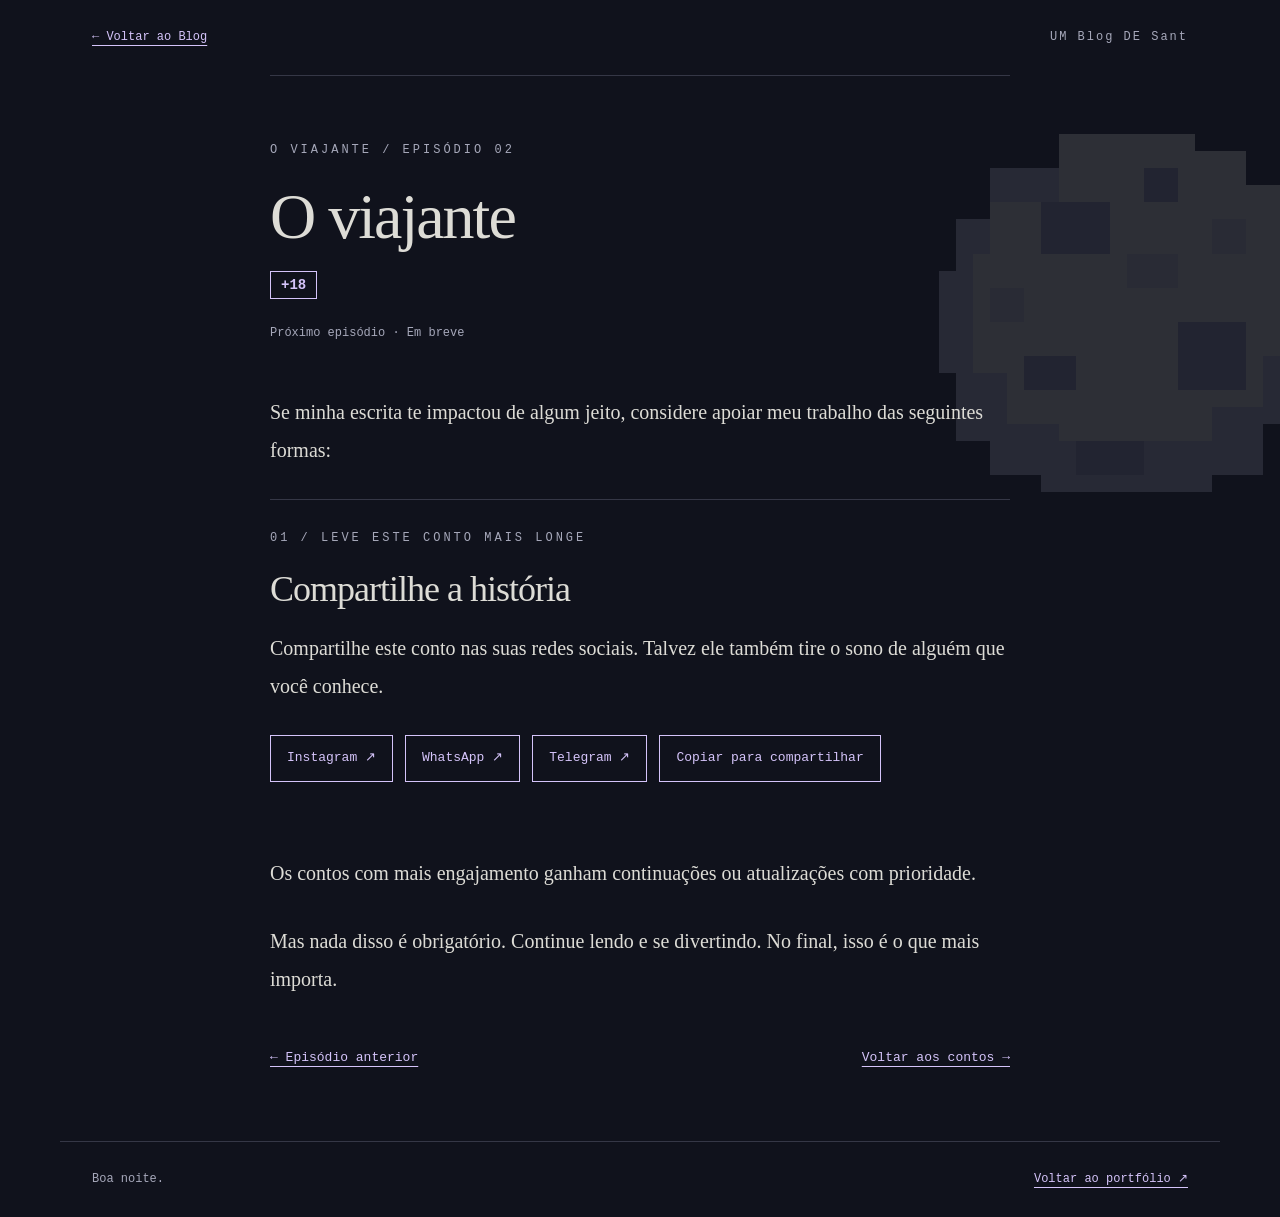
<file: blog/O viajante/Pagina de apelo.html>
<!doctype html>
<html lang="pt-BR">
  <head>
    <meta charset="utf-8">
    <meta name="viewport" content="width=device-width, initial-scale=1">
    <meta name="description" content="O viajante: próximo episódio e formas de apoiar a escrita do Blog Boa noite.">
    <title>O viajante — Episódio 02 · Boa noite</title>
    <link rel="stylesheet" href="../blog.css">
  </head>
  <body id="topo">
    <!-- Lua decorativa desenhada em blocos, sem imagem externa. -->
    <svg class="moon" viewBox="0 0 24 24" aria-hidden="true" shape-rendering="crispEdges">
      <path fill="#b7b9cb" d="M8 1h8v1h3v2h2v3h1v3h1v5h-1v3h-2v3h-3v1H7v-1H4v-2H2v-4H1V9h1V6h2V3h4z"/>
      <path fill="#e0dfd6" d="M8 1h8v1h3v2h2v3h1v7h-2v3h-3v2H8v-1H5v-3H3V8h1V5h4z"/>
      <path fill="#9295af" d="M7 5h4v3H7zm8 7h4v4h-4zM6 14h3v2H6zm7-11h2v2h-2zM9 19h4v2H9z"/>
      <path fill="#c4c4ce" d="M12 8h3v2h-3zM4 10h2v2H4zm13-4h2v2h-2z"/>
    </svg>
    <header class="blog-header">
      <a href="../index.html?origem=conto">← Voltar ao Blog</a>
      <span>UM Blog DE <span id="blogAuthor">Sant</span></span>
    </header>
    <main>
      <article aria-labelledby="storyTitle" class="support-page">
        <header class="story-header">
          <p class="eyebrow">O VIAJANTE / EPISÓDIO 02</p>
          <h1 id="storyTitle" class="story-title" tabindex="-1">O viajante</h1>
          <p class="content-rating" aria-label="Recomendado para maiores de 18 anos">+18</p>
          <p class="story-status">Próximo episódio · Em breve</p>
        </header>
        <!-- Substitua este pedido pelo novo episódio quando estiver pronto. -->
        <div class="story-body support-copy">
          <p>Se minha escrita te impactou de algum jeito, considere apoiar meu trabalho das seguintes formas:</p>
          <section class="support-option" aria-labelledby="shareTitle">
            <p class="eyebrow">01 / LEVE ESTE CONTO MAIS LONGE</p>
            <h2 id="shareTitle">Compartilhe a história</h2>
            <p>Compartilhe este conto nas suas redes sociais. Talvez ele também tire o sono de alguém que você conhece.</p>
            <div class="share-actions">
              <a id="shareInstagram" href="https://www.instagram.com/" target="_blank" rel="noopener noreferrer">Instagram ↗</a>
              <a id="shareWhatsapp" href="https://wa.me/" target="_blank" rel="noopener noreferrer">WhatsApp ↗</a>
              <a id="shareTelegram" href="https://t.me/share/url" target="_blank" rel="noopener noreferrer">Telegram ↗</a>
              <div class="share-last-action">
                <button type="button" id="copyStory">Copiar para compartilhar</button>
                <!-- Contador temporariamente desativado: <span id="shareCount" class="share-count" role="status">0 compartilhamentos</span> -->
              </div>
            </div>
            <p id="shareStatus" class="support-status" role="status"></p>
            <textarea id="shareFallback" aria-label="Texto para copiar e compartilhar" readonly hidden></textarea>
          </section>

          <!-- <section class="support-option" aria-labelledby="donateTitle">
            <p class="eyebrow">02 / APOIE A ESCRITA</p>
            <h2 id="donateTitle">Doe qualquer valor</h2>
            <p>Se puder e quiser, uma doação de qualquer valor também ajuda a manter essas histórias vivas.</p>
            <div class="pix-area">

              Quando tiver o arquivo, troque este espaço por uma imagem com alt="QR code para doação via Pix".

              <div class="pix-placeholder"><span aria-hidden="true">＋</span><span>QR code Pix</span><small>Em breve</small></div>
              <div><p class="eyebrow">CHAVE PIX</p><p class="pix-key">Em breve</p></div>
            </div>
          </section> -->
          
          <p>Os contos com mais engajamento ganham continuações ou atualizações com prioridade.</p>
          <p>Mas nada disso é obrigatório. Continue lendo e se divertindo. No final, isso é o que mais importa.</p>
        </div>

        <nav class="chapter-navigation" aria-label="Navegação dos capítulos">
          <a class="read-link" href="o-viajante.html">← Episódio anterior</a>
          <a class="read-link read-link-next" href="../index.html?origem=conto">Voltar aos contos →</a>
        </nav>
      </article>
    </main>
    <footer>Boa noite. <a href="../../index.html#work">Voltar ao portfólio ↗</a></footer>
    <script src="../../content.js"></script>
    <script src="../blog.js"></script>
    <script src="../apoio.js"></script>
  </body>
</html>
</file>
<file: style.css>
@import url('https://fonts.googleapis.com/css2?family=Barlow+Condensed:wght@800;900&family=Caveat:wght@400;600;700&family=DM+Sans:wght@400;500;600;700&display=swap');
:root {
  --paper: #dfdacb;
  --rule: #7b827b45;
  --header: #dfdacbf2;
  --muted: #65665b;
  color-scheme: light;
  --ink: #201f1b;
  --yellow: #f6cd45;
  --mint: #a3ddc0;
  --pink: #fb6da5;
  --blue: #284de8;
}

/* BASE: cores, tipografia e elementos compartilhados */
* {
  box-sizing: border-box;
}

html {
  scroll-behavior: smooth;
  scroll-padding-top: 90px;
}

body {
  margin: 0;
  color: var(--ink);
  font-family: 'DM Sans', Arial, sans-serif;
  background: repeating-linear-gradient(0deg,transparent,transparent 30px,var(--rule) 31px,transparent 32px), var(--paper);
}

button, a, select {
  -webkit-tap-highlight-color: transparent;
}

a {
  color: inherit;
  text-decoration: none;
}

button, select {
  font: inherit;
}

button, a, select {
  touch-action: manipulation;
}

a:focus-visible, button:focus-visible, select:focus-visible {
  outline: 3px solid var(--pink);
  outline-offset: 5px;
}

.hand {
  font-family: 'Caveat', 'Segoe Print', cursive;
}

.mono {
  font: 10px/1.6 monospace;
  letter-spacing: 1.6px;
  text-transform: uppercase;
}

.yellow {
  background: var(--yellow);
}

.mint {
  background: var(--mint);
}

.pink {
  background: var(--pink);
}

.blue {
  background: var(--blue);
  color: #fff;
}

/* CABEÇALHO E NAVEGAÇÃO */
header {
  height: 65px;
  display: flex;
  align-items: center;
  gap: 14px;
  padding: 0 27px;
  border-bottom: 1px solid #24241c25;
  background: var(--header);
  position: sticky;
  top: 0;
  z-index: 10;
  backdrop-filter: blur(12px);
}

.logo {
  color: var(--pink);
  font-size: 31px;
}

nav {
  height: 100%;
  display: flex;
  align-items: center;
}

nav a {
  font: 10px monospace;
  letter-spacing: 1px;
  text-transform: uppercase;
  padding: 24px 20px;
}

nav a:hover, nav a.active {
  background: var(--yellow);
}

.header-end {
  display: flex;
  align-items: center;
  gap: 16px;
  margin-left: auto;
}

.language {
  display: flex;
  align-items: center;
  gap: 7px;
}

.language>span {
  font-size: 24px;
  color: #147357;
}

select {
  background: transparent;
  border: 0;
  font: 11px monospace;
  cursor: pointer;
  max-width: 140px;
}

.contact-link {
  border: 1px solid;
  padding: 10px 15px;
  font: 10px monospace;
  text-transform: uppercase;
  letter-spacing: 1px;
}

/* INÍCIO: título, adesivos e apresentação */
.hero {
  position: relative;
  max-width: 1120px;
  margin: auto;
  text-align: center;
  padding: 80px 20px 65px;
  min-height: 620px;
}

.intro {
  font-size: 23px;
  margin: 0 0 15px;
}

.intro:after {
  content: '';
  display: block;
  margin: auto;
  width: 40px;
  height: 4px;
  border-top: 2px solid;
  transform: rotate(-5deg);
}

h1 {
  font-family: Pixeboy, "Barlow Condensed", Impact, sans-serif;
  font-weight: 400;
  font-size: clamp(70px,11vw,142px);
  line-height: 1;
  letter-spacing: 0;
  display: table;
  margin: 0 auto;
  padding: 8px 22px 16px;
  border: 1.5px solid #fa7651;
  transform: rotate(-1deg);
}

.name-notes {
  display: flex;
  justify-content: center;
  align-items: center;
  gap: 16px;
  margin-top: 10px;
}

.note {
  font-size: 19px;
  padding: 5px 14px;
  transform: rotate(-4deg);
  box-shadow: 2px 3px 0 #0000000c;
}

.note:last-child {
  transform: rotate(4deg);
}

.availability {
  font: 9px monospace;
  letter-spacing: 1.3px;
  text-transform: uppercase;
}

.availability:before {
  content: '●';
  color: var(--blue);
  margin-right: 8px;
}

.hero h2 {
  font-size: clamp(29px,4vw,44px);
  line-height: 1.12;
  max-width: 630px;
  letter-spacing: -1.8px;
  margin: 38px auto 27px;
  font-weight: 600;
}

.button {
  display: inline-flex;
  align-items: center;
  gap: 15px;
  background: var(--ink);
  color: white;
  padding: 7px 19px 7px 7px;
  box-shadow: 3px 3px 0 #0002;
  font: 10px monospace;
  letter-spacing: 1.6px;
  text-transform: uppercase;
}

.button>span:first-child {
  background: var(--blue);
  padding: 9px;
  font-size: 18px;
}

.button:hover {
  transform: rotate(-2deg);
}

.sticker {
  display: inline-block;
  padding: 7px 14px;
  border: 3px double #ffffffc9;
  border-radius: 22px;
  font: bold 10px monospace;
  letter-spacing: 1px;
  text-transform: uppercase;
  box-shadow: 1px 3px 4px #0002;
}

.top-left {
  position: absolute;
  top: 92px;
  left: 8%;
  transform: rotate(-6deg);
}

.top-right {
  position: absolute;
  top: 92px;
  right: 7%;
  transform: rotate(4deg);
}

.doodle {
  position: absolute;
}

.flower {
  font-size: 65px;
  color: var(--pink);
  right: 11%;
  top: 330px;
  transform: rotate(15deg);
}

.target {
  font-size: 65px;
  color: #09815f;
  left: 10%;
  top: 330px;
}

.hero-foot {
  color: var(--muted);
  margin-top: 43px;
  font-size: 8px;
}

/* SOBRE E MOLDURAS DE FOTOS */
.about {
  border-top: 1px solid #99998b60;
  border-radius: 50% 50% 0 0 / 28px 28px 0 0;
  padding: 33px 30px 90px;
}

.section-note {
  max-width: 1110px;
  margin: 0 auto 28px;
  font-size: 21px;
}

.about-grid {
  max-width: 1140px;
  margin: auto;
  display: grid;
  grid-template-columns: 200px 1fr 200px;
  align-items: center;
  gap: 45px;
}

.polaroid {
  position: relative;
  margin: 0;
  background: #fff;
  padding: 10px 10px 4px;
  box-shadow: 0 4px 10px #0002;
  transform: rotate(-5deg);
}

.polaroid:before, .polaroid:after, .project-image:before, .project-image:after {
  content: '';
  position: absolute;
  width: 54px;
  height: 23px;
  top: -6px;
  left: -16px;
  background: #a4ace38c;
  transform: rotate(-35deg);
  z-index: 1;
}

.polaroid:after, .project-image:after {
  left: auto;
  right: -16px;
  background: #eadb8f86;
  transform: rotate(34deg);
}

.polaroid.right {
  transform: rotate(5deg);
  align-self: start;
}

.photo-placeholder {
  height: 235px;
  background: #e8e7df;
  display: flex;
  flex-direction: column;
  align-items: center;
  justify-content: center;
  border: 1px dashed #b7b7ab;
  color: #85867b;
  gap: 12px;
}

.photo-placeholder span, .image-space>span, .mini-frame>span, .dialog-placeholder>span {
  font: 40px monospace;
  font-weight: 400;
}

.photo-placeholder small {
  font: 9px monospace;
  text-transform: uppercase;
  letter-spacing: 1px;
  text-align: center;
  padding: 5px;
}

figcaption {
  text-align: center;
  font-size: 17px;
  padding: 3px;
}

.bio {
  text-align: center;
}

.bio h2 {
  font-size: 30px;
  font-weight: 600;
  display: table;
  padding: 0 17px;
  border: 1px solid;
  margin: 0 auto 22px;
  transform: rotate(-2deg);
  background: var(--paper);
}

.bio-text {
  font-size: 28px;
  line-height: 1.45;
  margin: 0 0 29px;
}

.skills {
  display: grid;
  grid-template-columns: 1fr 34px 1fr 34px;
  gap: 9px;
  max-width: 480px;
  margin: auto;
}

.skills span, .skills b {
  padding: 8px 4px;
  font-size: 13px;
  clip-path: polygon(2% 0,97% 2%,100% 19%,97% 38%,100% 58%,97% 76%,99% 100%,2% 98%,0 78%,2% 58%,0 40%,3% 20%);
}

.skills b {
  font-size: 19px;
  line-height: 18px;
}

/* PROJETOS E SUAS CAPAS */
.work {
  max-width: 1140px;
  margin: auto;
  padding: 0 20px 70px;
}

.work-heading {
  display: flex;
  justify-content: space-between;
  align-items: center;
  margin-bottom: 25px;
}

.work-heading p {
  font-size: 25px;
}

.folder-tabs {
  display: flex;
  gap: 0;
  position: relative;
  z-index: 1;
}

.folder-tabs .project-tab {
  background: var(--ink);
  color: white;
  padding: 17px 42px 14px 25px;
  clip-path: polygon(0 0,82% 0,100% 100%,0 100%);
  font: 10px monospace;
  letter-spacing: 2px;
  min-width: 175px;
}

.folder-tabs .blue {
  background: var(--blue);
}

.folder-tabs .yellow {
  background: var(--yellow);
  color: var(--ink);
}

.project {
  display: grid;
  grid-template-columns: 43% 57%;
  min-height: 380px;
  padding: 44px 44px 0;
  overflow: hidden;
  scroll-margin-top: 80px;
}

.dark {
  background: #211f1b;
  color: #f5f4ef;
}

.project-copy {
  padding-right: 25px;
  position: relative;
  padding-bottom: 35px;
}

.project-copy h2 {
  font-size: 54px;
  letter-spacing: -2px;
  margin: 18px 0 10px;
  font-weight: 600;
}

.project-copy>p:not(.mono) {
  font-size: 14px;
  line-height: 1.65;
  max-width: 290px;
  margin-bottom: 22px;
}

.text-link {
  font: 10px monospace;
  letter-spacing: 1.5px;
  border: 0;
  border-bottom: 1px solid;
  background: none;
  color: inherit;
  padding: 0 0 5px;
  text-transform: uppercase;
  cursor: pointer;
}

.text-link:hover {
  letter-spacing: 2.5px;
}

.project-number {
  position: absolute;
  bottom: 12px;
  left: 0;
  font: 55px 'Barlow Condensed', sans-serif;
  opacity: .14;
}

.project-image {
  position: relative;
  border: 5px solid #f5f4e5;
  margin-top: 10px;
  transform: rotate(-3deg);
  min-height: 315px;
}

.project:nth-of-type(even) .project-image {
  transform: rotate(3deg);
}

.image-space {
  height: 100%;
  min-height: 300px;
  display: flex;
  flex-direction: column;
  align-items: center;
  justify-content: center;
  gap: 12px;
  border: 1px dashed currentColor;
  color: #918e81;
  background: #ffffff0a;
}

.yellow .image-space {
  color: #8b732e;
  background: #efd674;
}

.blue .image-space {
  color: #b2bff8;
  background: #3558e8;
}

.image-space strong {
  font: 11px monospace;
  letter-spacing: 2px;
  text-transform: uppercase;
}

.image-space small {
  font: 9px monospace;
}

.demo-note {
  font-size: 8px;
  text-align: right;
  color: var(--muted);
  margin-top: 18px;
}

/* LABORATÓRIO */
.play {
  max-width: 1140px;
  padding: 0 20px 90px;
  margin: auto;
}

.play>.hand, .play>div>p {
  font-size: 24px;
}

.play h2 {
  font-size: 38px;
  letter-spacing: -1.5px;
  margin: 10px 0 30px;
}

.play-grid {
  display: grid;
  grid-template-columns: repeat(3,1fr);
  gap: 25px;
}

.mini-frame {
  border: 1px dashed #aaa99c;
  min-height: 210px;
  background: #e9e8df;
  display: flex;
  align-items: center;
  justify-content: center;
  flex-direction: column;
  color: #8b8c80;
  transform: rotate(-2deg);
}

.mini-frame:nth-child(2) {
  transform: rotate(2deg);
  background: #e5e9df;
}

.mini-frame p {
  font: 10px monospace;
  letter-spacing: 1px;
  text-transform: uppercase;
}

/* CONTATO E RODAPÉ */
.contact {
  position: relative;
  text-align: center;
  border-top: 1px solid #b8b8aa;
  border-radius: 50% 50% 0 0 / 25px 25px 0 0;
  padding: 60px 20px 75px;
  overflow: hidden;
}

.contact h2 {
  font-size: clamp(36px,6vw,72px);
  letter-spacing: -3px;
  margin: 22px 0 8px;
}

.contact>p {
  font-size: 27px;
}

.email-placeholder {
  display: inline-block;
  padding: 17px 28px;
  border: 1px dashed #929285;
  color: #6d6d61;
  background: #efeee4;
}

.contact-flower {
  position: absolute;
  right: 10%;
  bottom: 55px;
  color: var(--pink);
  font-size: 90px;
  transform: rotate(15deg);
}

footer {
  border-top: 1px solid #c5c5b9;
  display: flex;
  justify-content: space-between;
  align-items: center;
  padding: 23px 35px;
  font: 9px monospace;
  letter-spacing: 1px;
}

footer .hand {
  font-size: 20px;
  letter-spacing: 0;
}

/* JANELA DE DETALHES */
dialog {
  max-width: 700px;
  width: calc(100% - 35px);
  background: var(--paper);
  border: 1px solid var(--ink);
  padding: 40px;
  box-shadow: 10px 10px 0 #f6cd45;
}

dialog::backdrop {
  background: #171812aa;
  backdrop-filter: blur(5px);
}

dialog h2 {
  font-size: 47px;
  margin: 15px 0;
}

dialog>p {
  line-height: 1.6;
}

.close {
  position: absolute;
  right: 15px;
  top: 10px;
  border: 0;
  background: none;
  font-size: 30px;
  cursor: pointer;
}

.dialog-placeholder {
  padding: 35px;
  background: #e8e7df;
  border: 1px dashed #aaa;
  text-align: center;
  margin-top: 25px;
}

.dialog-placeholder p {
  font: 12px monospace;
}

dialog>.hand {
  font-size: 23px;
}

/* ADAPTAÇÃO PARA TELAS GRANDES, TABLETS E CELULARES */
@media(min-width:1500px) {
  .hero {
    padding-top: 95px;
    min-height: 690px;
  }

}

@media(max-width:900px) {
  header {
    padding: 0 14px;
    gap: 10px;
  }

  nav a {
    padding: 25px 10px;
    font-size: 9px;
  }

  .contact-link {
    display: none;
  }

  .header-end {
    gap: 5px;
  }

  .about-grid {
    grid-template-columns: 140px 1fr 140px;
    gap: 24px;
  }

  .photo-placeholder {
    height: 190px;
  }

  .bio-text {
    font-size: 24px;
  }

  .skills {
    grid-template-columns: 1fr 30px;
  }

  .top-left {
    left: 3%;
    top: 45px;
  }

  .top-right {
    right: 3%;
    top: 45px;
  }

  .target {
    left: 3%;
  }

  .flower {
    right: 3%;
  }

  .project {
    padding: 30px 28px 0;
  }

  .project-image {
    min-height: 290px;
  }

  .image-space {
    min-height: 290px;
  }

  .folder-tabs .project-tab {
    min-width: 150px;
    padding-right: 30px;
  }

  .contact-flower {
    right: 3%;
    font-size: 60px;
  }

}

@media(max-width:600px) {
  header {
    height: auto;
    min-height: 60px;
    flex-wrap: wrap;
    padding: 10px 12px;
    gap: 4px;
  }

  .logo {
    font-size: 27px;
  }

  nav {
    order: 3;
    width: 100%;
    justify-content: space-between;
    margin-top: 7px;
  }

  nav a {
    padding: 11px 9px;
    font-size: 9px;
  }

  .header-end {
    margin-left: auto;
  }

  select {
    font-size: 11px;
  }

  .hero {
    padding: 78px 17px 42px;
    min-height: 555px;
  }

  .intro {
    font-size: 21px;
  }

  h1 {
    font-size: 81px;
    letter-spacing: 0;
    padding: 8px 12px;
  }

  .top-left, .top-right {
    top: 24px;
    font-size: 8px;
    padding: 5px 7px;
  }

  .name-notes {
    gap: 7px;
    flex-wrap: wrap;
  }

  .note {
    font-size: 17px;
  }

  .availability {
    order: 3;
    width: 100%;
    font-size: 8px;
    margin-top: 10px;
  }

  .hero h2 {
    font-size: 34px;
    max-width: 330px;
    margin-top: 27px;
  }

  .doodle {
    display: none;
  }

  .hero-foot {
    font-size: 7px;
  }

  .about {
    padding: 27px 20px 50px;
  }

  .about-grid {
    grid-template-columns: 1fr 1fr;
    gap: 25px;
  }

  .bio {
    grid-row: 1;
    grid-column: 1/-1;
  }

  .bio-text {
    font-size: 26px;
  }

  .skills {
    grid-template-columns: 1fr 28px 1fr 28px;
    gap: 5px;
  }

  .skills span {
    font-size: 10px;
  }

  .polaroid {
    max-width: 180px;
    width: 100%;
    margin: 10px auto;
  }

  .photo-placeholder {
    height: 190px;
  }

  .section-note {
    margin-bottom: 25px;
  }

  .folder-tabs .project-tab {
    min-width: 0;
    width: 33.333%;
    font-size: 8px;
    padding: 14px 22px 13px 12px;
    letter-spacing: 1px;
  }

  .work {
    padding: 0 14px 40px;
  }

  .project {
    grid-template-columns: 1fr;
    padding: 26px 24px 0;
    gap: 0;
  }

  .project-copy h2 {
    font-size: 45px;
    margin: 12px 0;
  }

  .project-copy {
    padding-bottom: 24px;
  }

  .project-number {
    left: auto;
    right: 0;
    bottom: 20px;
  }

  .project-copy>p:not(.mono) {
    max-width: 100%;
    font-size: 14px;
  }

  .project-image {
    min-height: 225px;
    margin: 9px 0 -10px;
  }

  .image-space {
    min-height: 225px;
  }

  .work-heading p {
    font-size: 23px;
  }

  .play {
    padding-bottom: 55px;
  }

  .play h2 {
    font-size: 32px;
  }

  .play-grid {
    gap: 10px;
  }

  .mini-frame {
    min-height: 140px;
  }

  .mini-frame p {
    font-size: 8px;
    text-align: center;
    padding: 0 5px;
    line-height: 1.6;
  }

  .contact {
    padding-bottom: 55px;
  }

  .contact h2 {
    letter-spacing: -1.5px;
  }

  .contact>p {
    font-size: 24px;
  }

  .contact-flower {
    display: none;
  }

  footer {
    padding: 20px 15px;
    gap: 15px;
    flex-wrap: wrap;
  }

  footer .hand {
    display: none;
  }

  dialog {
    padding: 30px 22px;
  }

}

@media(prefers-reduced-motion:reduce) {
  html {
    scroll-behavior: auto;
  }

}

/* FONTE LOCAL, SELETOR DE TEMA E CORES DO MODO ESCURO */
@font-face {
  font-family: Pixeboy;
  src: url("fonts/Pixeboy.ttf") format("truetype");
  font-weight: 400;
  font-style: normal;
  font-display: swap;
}

.theme-toggle {
  display: inline-flex;
  align-items: center;
  justify-content: center;
  width: 35px;
  height: 35px;
  border: 1px solid currentColor;
  background: transparent;
  color: var(--ink);
  cursor: pointer;
  border-radius: 50%;
  flex-shrink: 0;
  font-size: 23px;
  line-height: 1;
}

.theme-toggle:hover {
  background: var(--yellow);
  color: #201f1b;
}

.theme-toggle:focus-visible {
  outline: 3px solid var(--pink);
  outline-offset: 4px;
}

select {
  color: var(--ink);
}

select option {
  background: var(--paper);
  color: var(--ink);
}

[data-theme="dark"] {
  --paper: #252722;
  --ink: #f0ecde;
  --rule: #b4b8a923;
  --header: #252722f2;
  --muted: #b7b9ab;
  color-scheme: dark;
}

[data-theme="dark"] .polaroid {
  background: #3b3e35;
}

[data-theme="dark"] .photo-placeholder, [data-theme="dark"] .mini-frame, [data-theme="dark"] .dialog-placeholder {
  background: #34372f;
  color: #c4c8b7;
  border-color: #8b917d;
}

[data-theme="dark"] .mini-frame:nth-child(2) {
  background: #303a32;
}

[data-theme="dark"] .email-placeholder {
  background: #34372d;
  color: #e1e1d0;
  border-color: #92977f;
}

[data-theme="dark"] .note, [data-theme="dark"] .sticker, [data-theme="dark"] .skills .yellow, [data-theme="dark"] .skills .mint, [data-theme="dark"] .skills .pink, [data-theme="dark"] .project.yellow, [data-theme="dark"] .folder-tabs .yellow, [data-theme="dark"] nav a.active, [data-theme="dark"] nav a:hover {
  color: #201f1b;
}

[data-theme="dark"] .button {
  background: #eee9dc;
  color: #201f1b;
}

[data-theme="dark"] .button>span:first-child {
  color: white;
}

[data-theme="dark"] .project-image {
  border-color: #dedbcf;
}

[data-theme="dark"] .target, [data-theme="dark"] .language>span {
  color: #80d1a9;
}

[data-theme="dark"] dialog {
  border-color: #c5cab4;
}

@media(max-width:600px) {
  h1 {
    font-size: 81px;
  }

  .header-end {
    gap: 9px;
  }

  .theme-toggle {
    width: 31px;
    height: 31px;
    font-size: 21px;
  }

}

/* IMAGENS INSERIDAS PELO CONTENT.JS
 * cover preenche e recorta as bordas; contain mostra a imagem inteira.
 * As molduras conservam os tamanhos definidos nas seções acima.
 */
.has-image {
  position: relative;
  overflow: hidden;
  padding: 0;
  border-style: solid;
}

.portfolio-image {
  position: absolute;
  inset: 0;
  display: block;
  width: 100%;
  height: 100%;
  object-fit: cover;
}

.dialog-placeholder.has-image {
  aspect-ratio: 16 / 10;
}

/* FOLHAS DO CADERNO: cada seção desliza por cima da anterior.
 * O JavaScript mede o cabeçalho e permite ler folhas mais altas que a tela.
 */
:root {
  --header-height: 65px;
  --section-height: calc(100svh - 77px);
  --folder-duration: 680ms;
}

html {
  scroll-padding-top: calc(var(--header-height) + 12px);
}

main {
  isolation: isolate;
}

.section-layer {
  position: sticky;
  z-index: var(--section-level, 1);
  top: var(--section-top, calc(var(--header-height) + 12px));
  min-height: var(--section-height);
  padding-bottom: 32px;
  background: repeating-linear-gradient(
    0deg, transparent, transparent 30px, var(--rule) 31px, transparent 32px
  ), var(--paper);
  border-radius: 28px 28px 0 0;
  box-shadow: 0 -12px 36px #00000016;
}

.section-scroll-anchor {
  height: 0;
  pointer-events: none;
}

.section-layer > section {
  transform: scale(var(--section-scale, 1));
  transform-origin: center top;
  scroll-margin-top: 0;
}

.section-layer > .work,
.section-layer > .play {
  padding-top: 34px;
}

footer {
  position: relative;
  z-index: 1;
  background: var(--paper);
}

/* PASTAS DOS PROJETOS: altura compartilhada e cartões no mesmo lugar. */
.folder-tabs {
  z-index: 4;
  padding-top: 8px;
  align-items: flex-end;
  margin-bottom: -1px;
}

.folder-tabs .project-tab {
  appearance: none;
  border: 0;
  cursor: pointer;
  text-align: left;
  background: #211f1b;
  color: #fff;
  position: relative;
  transform: translateY(-9px);
  transition: transform 280ms ease;
}

.folder-tabs .project-tab.blue {
  background: var(--blue);
}

.folder-tabs .project-tab.yellow {
  background: var(--yellow);
  color: #201f1b;
}

.project-tab[aria-selected="true"] {
  transform: translateY(0);
  filter: none;
  z-index: 1;
  text-decoration: underline;
  text-decoration-thickness: 2px;
  text-underline-offset: 5px;
}

/* As abas ao fundo ficam soltas; apenas a pasta ativa se une à sua aba. */
.folder-tabs .project-tab[aria-selected="false"] {
  transform: translateY(-9px);
}

.folder-tabs .project-tab:focus-visible {
  outline: none;
  text-decoration: underline;
  text-decoration-thickness: 3px;
  text-underline-offset: 6px;
}

.project-stack.tabs-ready {
  display: grid;
  isolation: isolate;
  padding-bottom: 22px;
}

.tabs-ready > .project {
  grid-area: 1 / 1;
  min-width: 0;
  z-index: 1;
  transform: translateY(18px);
  transform-origin: center bottom;
  pointer-events: none;
  box-shadow: 0 12px 24px #00000024;
  transition: transform var(--folder-duration) cubic-bezier(0.22, 1, 0.36, 1);
}

.tabs-ready > .project:nth-child(2) {
  transform: translateY(10px);
  z-index: 2;
}

.tabs-ready > .project.is-active {
  z-index: 3;
  transform: translateY(0);
  pointer-events: auto;
}

.tabs-ready > .project > * {
  min-width: 0;
  opacity: 0;
  transition: opacity 200ms ease;
}

.tabs-ready > .project.is-active > * {
  opacity: 1;
}

@media (max-width: 600px) {
  .folder-tabs .project-tab {
    flex: 1;
    min-width: 0;
    padding: 14px 18px 14px 10px;
    font-size: 8px;
  }

  .section-layer {
    border-radius: 18px 18px 0 0;
    padding-bottom: 22px;
  }
}

/* Movimento reduzido: mantém as folhas, sem escala e sem transições extras. */
@media (prefers-reduced-motion: reduce) {
  .section-layer > section {
    transform: none;
  }

  .tabs-ready > .project,
  .tabs-ready > .project > *,
  .folder-tabs .project-tab {
    transition: none;
  }
}
</file>
<file: blog/blog.css>
/* Identidade noturna do Blog, independente dos temas do portfólio. */
@font-face {
  font-family: 'Pixeboy';
  src: url('../fonts/Pixeboy.ttf') format('truetype');
  font-display: swap;
}
:root {
  color-scheme: dark;
  --night: #10121c;
  --text: #dddcd6;
  --muted: #a6a8ba;
  --accent: #d5c4fa;
}
* {
  box-sizing: border-box;
}
html {
  scroll-padding-top: 30px;
}
body {
  margin: 0;
  background: var(--night);
  color: var(--text);
  font-family: Georgia, 'Times New Roman', serif;
}
a {
  color: var(--accent);
  text-underline-offset: 5px;
}
a:hover {
  color: #fff;
}
a:focus-visible {
  outline: 2px solid var(--accent);
  outline-offset: 6px;
}
/* O SVG usa uma grade de 24 unidades e fica atrás de toda a leitura. */
.moon {
  position: fixed;
  width: clamp(200px, 32vw, 480px);
  top: 13vh;
  right: -4vw;
  opacity: .14;
  pointer-events: none;
  z-index: -1;
}
.blog-header,
footer {
  max-width: 1160px;
  margin: auto;
  padding: 28px 32px;
  display: flex;
  align-items: center;
  justify-content: space-between;
  gap: 24px;
  font: 12px/1.6 monospace;
}
.blog-header > span {
  color: var(--muted);
  letter-spacing: 2px;
}
main {
  width: min(100% - 48px, 740px);
  margin: auto;
}
.blog-intro {
  padding: 90px 0 80px;
}
.eyebrow {
  font: 12px/1.8 monospace;
  letter-spacing: 3px;
  color: var(--muted);
}
h1 {
  margin: 20px 0;
  font: 400 clamp(80px, 16vw, 146px)/.9 'Pixeboy', monospace;
  letter-spacing: 1px;
}
h1 span {
  color: var(--accent);
}
.blog-description {
  min-height: 32px;
  line-height: 1.8;
}
.read-link {
  display: inline-block;
  font: 13px/1.8 monospace;
}
.read-link-next {
  font: 13px/1.8 monospace;
  text-align: center;
}
article {
  padding: 52px 0 72px;
  border-top: 1px solid #353746;
}
h2 {
  margin: 18px 0;
  font-size: clamp(40px, 8vw, 64px);
  font-weight: 400;
  letter-spacing: -2px;
}
.story-status {
  color: var(--muted);
  font: 12px/1.8 monospace;
}
/* Título e faixa etária compartilhados pela chamada e pela página do conto. */
.story-title {
  margin: 18px 0;
  font: 400 clamp(40px, 8vw, 64px)/1.15 Georgia, 'Times New Roman', serif;
  letter-spacing: -2px;
}
/* Capítulo com metade do tamanho responsivo do título principal do conto. */
.capitulo-style {
  text-align: center;
  font-size: clamp(20px, 4vw, 32px);
  line-height: 1.3;
  letter-spacing: -1px;
}
.content-rating {
  display: inline-block;
  margin: 0 0 12px;
  padding: 6px 10px;
  border: 1px solid var(--accent);
  color: var(--accent);
  font: 700 14px/1 monospace;
}
.story-body {
  margin: 48px 0;
  font-size: clamp(18px, 2vw, 20px);
  line-height: 1.9;
  overflow-wrap: break-word;
}
.story-body p {
  margin: 0 0 1.5em;
}
footer {
  border-top: 1px solid #353746;
  color: var(--muted);
}
/* Links de leitura em lados opostos, inclusive nas telas estreitas. */
.chapter-navigation {
  display: flex;
  justify-content: space-between;
  align-items: center;
  gap: 24px;
}
.chapter-navigation > a {
  min-width: 0;
}
.chapter-navigation .read-link-next {
  margin-left: auto;
  text-align: right;
}
/* Janela de aviso: mesma paleta noturna e bordas retas da lua pixelada. */
body.notice-open {
  overflow: hidden;
}
.age-notice {
  width: min(560px, calc(100% - 32px));
  max-height: calc(100dvh - 32px);
  padding: clamp(24px, 5vw, 44px);
  overflow-y: auto;
  background: var(--night);
  color: var(--text);
  border: 1px solid var(--accent);
  box-shadow: 8px 8px 0 #2b253d;
}
.age-notice::backdrop {
  background: #080910ed;
  backdrop-filter: blur(6px);
}
.age-notice .eyebrow {
  margin-top: 0;
  letter-spacing: 2px;
}
.age-badge {
  display: inline-block;
  margin-top: 16px;
  padding: 8px 18px;
  border: 2px solid var(--accent);
  color: var(--accent);
  font: 56px/1 'Pixeboy', monospace;
}
.age-notice h2 {
  font: 400 clamp(32px, 7vw, 44px)/1.1 'Pixeboy', monospace;
  letter-spacing: 0;
  margin: 28px 0 20px;
}
.age-notice > p:not(.eyebrow) {
  font-size: 17px;
  line-height: 1.7;
}
.age-notice .age-note {
  color: var(--muted);
  font: 12px/1.6 monospace;
}
.age-actions {
  display: flex;
  flex-direction: column;
  align-items: stretch;
  gap: 22px;
  margin-top: 28px;
  text-align: center;
  font: 13px/1.6 monospace;
}
.age-actions button {
  padding: 16px;
  border: 1px solid var(--accent);
  border-radius: 0;
  background: var(--accent);
  color: var(--night);
  font: inherit;
  cursor: pointer;
}
.age-actions button:hover {
  background: #e9dfff;
}
.age-actions button:focus-visible {
  outline: 2px solid var(--accent);
  outline-offset: 5px;
}
@media (max-width: 600px) {
  .blog-header,
  footer {
    padding: 24px;
    align-items: flex-start;
    flex-direction: column;
    gap: 12px;
  }
  .blog-intro {
    padding: 64px 0 56px;
  }
  .moon {
    width: 240px;
    top: 130px;
    right: -70px;
  }
  .eyebrow {
    letter-spacing: 2px;
  }
}

.censurado {
  background-color: #dbc7c7;
  color: #dbc7c7;
}

/* Pedido de apoio entre episódios, com a mesma identidade noturna do Blog. */
.support-option {
  padding: 28px 0;
  margin: 28px 0;
  border-top: 1px solid #353746;
}
.support-option h2 {
  font: 400 clamp(26px, 5vw, 36px)/1.2 Georgia, 'Times New Roman', serif;
  letter-spacing: -1px;
}
.share-actions {
  display: flex;
  flex-wrap: wrap;
  gap: 12px;
}
.share-actions a,
.share-actions button {
  padding: 12px 16px;
  border: 1px solid var(--accent);
  border-radius: 0;
  background: transparent;
  color: var(--accent);
  font: 13px/1.6 monospace;
  text-decoration: none;
  cursor: pointer;
}
.share-actions [hidden] {
  display: none;
}
.share-actions a:hover,
.share-actions button:hover {
  background: #d5c4fa15;
}
.share-actions button:focus-visible {
  outline: 2px solid var(--accent);
  outline-offset: 4px;
}
.support-copy .support-status {
  margin: 16px 0 0;
  color: var(--muted);
  font: 12px/1.7 monospace;
}
#shareFallback {
  width: 100%;
  min-height: 120px;
  padding: 12px;
  background: var(--night);
  color: var(--text);
  border: 1px solid var(--accent);
  font: 14px/1.6 monospace;
}
.pix-area {
  display: flex;
  flex-wrap: wrap;
  align-items: center;
  gap: 24px;
}
.pix-placeholder {
  width: 176px;
  aspect-ratio: 1;
  display: flex;
  flex-direction: column;
  justify-content: center;
  align-items: center;
  border: 1px dashed var(--muted);
  color: var(--muted);
  font: 13px/1.8 monospace;
}
.pix-placeholder > span:first-child {
  font-size: 28px;
}
.pix-key {
  overflow-wrap: anywhere;
  color: var(--accent);
}

/* Mantém o contador ao lado do último controle de compartilhamento. */
.share-last-action {
  display: flex;
  align-items: center;
  gap: 12px;
  max-width: 100%;
}
.share-count {
  max-width: 180px;
  color: var(--muted);
  font: 12px/1.6 monospace;
}
</file>
<file: blog.css>
/* Identidade noturna do Blog, independente dos temas do portfólio. */
@font-face {
  font-family: 'Pixeboy';
  src: url('fonts/Pixeboy.ttf') format('truetype');
  font-display: swap;
}
:root {
  color-scheme: dark;
  --night: #10121c;
  --text: #dddcd6;
  --muted: #a6a8ba;
  --accent: #d5c4fa;
}
* {
  box-sizing: border-box;
}
html {
  scroll-padding-top: 30px;
}
body {
  margin: 0;
  background: var(--night);
  color: var(--text);
  font-family: Georgia, 'Times New Roman', serif;
}
a {
  color: var(--accent);
  text-underline-offset: 5px;
}
a:hover {
  color: #fff;
}
a:focus-visible {
  outline: 2px solid var(--accent);
  outline-offset: 6px;
}
/* O SVG usa uma grade de 24 unidades e fica atrás de toda a leitura. */
.moon {
  position: fixed;
  width: clamp(200px, 32vw, 480px);
  top: 13vh;
  right: -4vw;
  opacity: .14;
  pointer-events: none;
  z-index: -1;
}
.blog-header,
footer {
  max-width: 1160px;
  margin: auto;
  padding: 28px 32px;
  display: flex;
  align-items: center;
  justify-content: space-between;
  gap: 24px;
  font: 12px/1.6 monospace;
}
.blog-header > span {
  color: var(--muted);
  letter-spacing: 2px;
}
main {
  width: min(100% - 48px, 740px);
  margin: auto;
}
.blog-intro {
  padding: 90px 0 80px;
}
.eyebrow {
  font: 12px/1.8 monospace;
  letter-spacing: 3px;
  color: var(--muted);
}
h1 {
  margin: 20px 0;
  font: 400 clamp(80px, 16vw, 146px)/.9 'Pixeboy', monospace;
  letter-spacing: 1px;
}
h1 span {
  color: var(--accent);
}
.blog-description {
  min-height: 32px;
  line-height: 1.8;
}
.read-link {
  display: inline-block;
  font: 13px/1.8 monospace;
}
article {
  padding: 52px 0 72px;
  border-top: 1px solid #353746;
}
h2 {
  margin: 18px 0;
  font-size: clamp(40px, 8vw, 64px);
  font-weight: 400;
  letter-spacing: -2px;
}
.story-status {
  color: var(--muted);
  font: 12px/1.8 monospace;
}
.story-body {
  margin: 48px 0;
  font-size: clamp(18px, 2vw, 20px);
  line-height: 1.9;
  overflow-wrap: break-word;
}
.story-body p {
  margin: 0 0 1.5em;
}
footer {
  border-top: 1px solid #353746;
  color: var(--muted);
}
@media (max-width: 600px) {
  .blog-header,
  footer {
    padding: 24px;
    align-items: flex-start;
    flex-direction: column;
    gap: 12px;
  }
  .blog-intro {
    padding: 64px 0 56px;
  }
  .moon {
    width: 240px;
    top: 130px;
    right: -70px;
  }
  .eyebrow {
    letter-spacing: 2px;
  }
}
</file>
